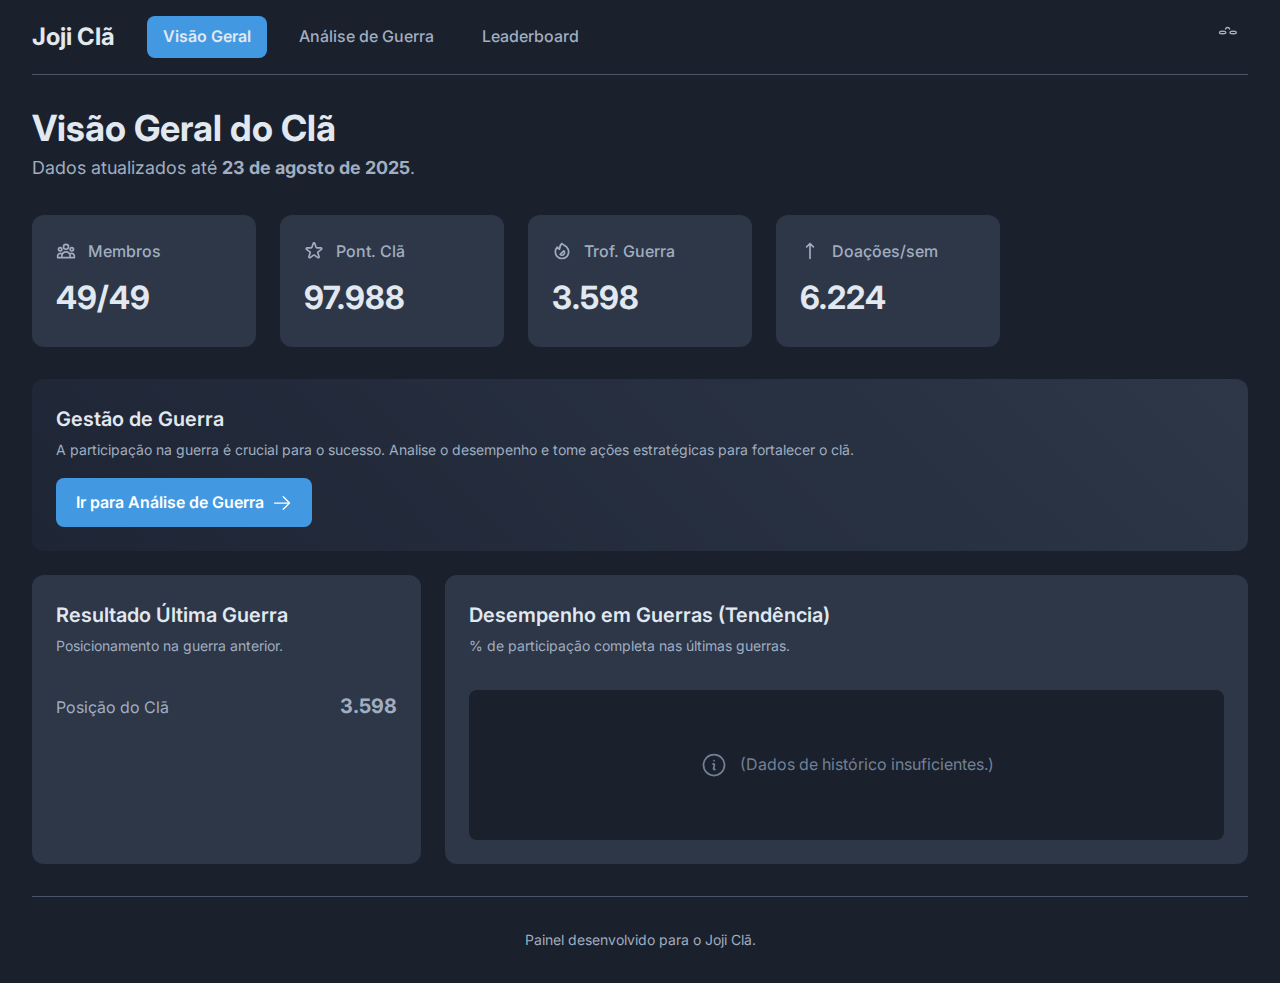
<file: index.html>
<!DOCTYPE html>

<html lang="pt-BR">
<head>
<meta charset="utf-8"/>
<meta content="width=device-width, initial-scale=1.0" name="viewport"/>
<title>Visão Geral | Joji Clã Dashboard</title>
<link href="style.css" rel="stylesheet"/>
<link href="https://fonts.googleapis.com" rel="preconnect"/>
<link crossorigin="" href="https://fonts.gstatic.com" rel="preconnect"/>
<link href="https://fonts.googleapis.com/css2?family=Inter:wght@400;500;600;700&amp;display=swap" rel="stylesheet"/>
</head>
<body>
<div class="container">
<nav class="main-nav">
<div class="nav-container">
<div class="nav-title">Joji Clã</div>
<div class="nav-links">
<a class="active" href="index.html">Visão Geral</a>
<a href="war_analysis.html">Análise de Guerra</a>
<a href="leaderboard.html">Leaderboard</a>
</div>
</div>
<div class="nav-settings">
<button class="settings-icon" id="settings-btn" title="Configurar Chave de API">
<svg fill="none" stroke="currentColor" stroke-width="1.5" viewbox="0 0 24 24" xmlns="http://www.w3.org/2000/svg"><path d="M9.594 3.94c.09-.542.56-1.007 1.11-1.226.554-.22 1.198-.22 1.752 0 .549.22 1.02.684 1.11 1.226M9.75 7.5c0 .533-.427 1.006-.968 1.125a17.902 17.902 0 0 1-4.282 0c-.54-.12-.968-.592-.968-1.125s.427-1.006.968-1.125a17.902 17.902 0 0 1 4.282 0c.54.12.968.592.968 1.125Zm10.5 0c0 .533-.427 1.006-.968 1.125a17.903 17.903 0 0 1-4.282 0c-.54-.12-.968-.592-.968-1.125s.427-1.006.968-1.125a17.903 17.903 0 0 1 4.282 0c.54.12.968.592.968 1.125Z" stroke-linecap="round" stroke-linejoin="round"></path></svg>
</button>
</div>
</nav>
<main class="content">
<header class="page-header">
<h1>Visão Geral do Clã</h1>
<p>Dados atualizados até <strong>23 de agosto de 2025</strong>.</p>
</header>
<div class="stats-grid"><div class="stat-card"><div class="stat-card-header"><svg class="icon" fill="none" stroke="currentColor" stroke-width="2" viewbox="0 0 24 24"><path d="M17 20h5v-2a3 3 0 00-5.356-1.857M17 20H7m10 0v-2c0-.656-.126-1.283-.356-1.857M7 20H2v-2a3 3 0 015.356-1.857M7 20v-2c0-.656.126-1.283.356-1.857m0 0a5.002 5.002 0 019.288 0M15 7a3 3 0 11-6 0 3 3 0 016 0zm6 3a2 2 0 11-4 0 2 2 0 014 0zM7 10a2 2 0 11-4 0 2 2 0 014 0z" stroke-linecap="round" stroke-linejoin="round"></path></svg><span>Membros</span></div><p class="stat-card-value">49/49</p></div><div class="stat-card"><div class="stat-card-header"><svg class="icon" fill="none" stroke="currentColor" stroke-width="2" viewbox="0 0 24 24"><path d="M11.049 2.927c.3-.921 1.603-.921 1.902 0l1.519 4.674a1 1 0 00.95.69h4.915c.969 0 1.371 1.24.588 1.81l-3.976 2.888a1 1 0 00-.363 1.118l1.518 4.674c.3.922-.755 1.688-1.538 1.118l-3.976-2.888a1 1 0 00-1.176 0l-3.976 2.888c-.783.57-1.838-.196-1.538-1.118l1.518-4.674a1 1 0 00-.363-1.118l-3.976-2.888c-.783-.57-.38-1.81.588-1.81h4.914a1 1 0 00.951-.69l1.519-4.674z" stroke-linecap="round" stroke-linejoin="round"></path></svg><span>Pont. Clã</span></div><p class="stat-card-value">97.988</p></div><div class="stat-card"><div class="stat-card-header"><svg class="icon" fill="none" stroke="currentColor" stroke-width="2" viewbox="0 0 24 24"><path d="M17.657 18.657A8 8 0 016.343 7.343S7 9 9 10c0-2 .5-5 2.986-7C14 5 16.09 5.777 17.657 7.343A8 8 0 0117.657 18.657z M9.879 16.121A3 3 0 1014.12 11.88l-4.242 4.242z" stroke-linecap="round" stroke-linejoin="round"></path></svg><span>Trof. Guerra</span></div><p class="stat-card-value">3.598</p></div><div class="stat-card"><div class="stat-card-header"><svg class="icon" fill="none" stroke="currentColor" stroke-width="2" viewbox="0 0 24 24"><path d="M8 7l4-4m0 0l4 4m-4-4v18" stroke-linecap="round" stroke-linejoin="round"></path></svg><span>Doações/sem</span></div><p class="stat-card-value">6.224</p></div></div>
<div class="main-grid">
<div class="card cta-card card-span-3">
<h2 class="card-title">Gestão de Guerra</h2>
<p class="card-subtitle">A participação na guerra é crucial para o sucesso. Analise o desempenho e tome ações estratégicas para fortalecer o clã.</p>
<a class="button" href="war_analysis.html">
                        Ir para Análise de Guerra
                        <svg class="icon" fill="none" stroke="currentColor" stroke-width="1.5" viewbox="0 0 24 24" xmlns="http://www.w3.org/2000/svg"><path d="M13.5 4.5 21 12m0 0-7.5 7.5M21 12H3" stroke-linecap="round" stroke-linejoin="round"></path></svg>
</a>
</div>
<div class="card">
<h2 class="card-title">Resultado Última Guerra</h2>
<p class="card-subtitle">Posicionamento na guerra anterior.</p>
<div class="result-list"><div class="result-item"><span>Posição do Clã</span> <span class="result-value">3.598</span></div></div>
</div>
<div class="card card-span-2">
<h2 class="card-title">Desempenho em Guerras (Tendência)</h2>
<p class="card-subtitle">% de participação completa nas últimas guerras.</p>
<div class="chart-container">
<div class="chart-placeholder">
<svg class="icon" fill="none" stroke="currentColor" stroke-width="1.5" viewbox="0 0 24 24" xmlns="http://www.w3.org/2000/svg"><path d="m11.25 11.25.041-.02a.75.75 0 0 1 1.063.852l-.708 2.836a.75.75 0 0 0 1.063.853l.041-.021M21 12a9 9 0 1 1-18 0 9 9 0 0 1 18 0Zm-9-3.75h.008v.008H12V8.25Z" stroke-linecap="round" stroke-linejoin="round"></path></svg>
<span>(Dados de histórico insuficientes.)</span>
</div></div>
</div>
</div>
</main>
<footer class="app-footer">Painel desenvolvido para o Joji Clã.</footer>
</div>
<div class="modal-backdrop" id="api-key-modal" style="display: none;">
<div class="modal-content">
<div class="modal-header">
<h3>Configurar Chave de API (Gemini)</h3>
<button class="close-button" id="close-modal-btn">×</button>
</div>
<p>Para usar a funcionalidade de análise por IA, você precisa de uma chave de API do Google AI Studio. A chave é salva com segurança apenas no seu navegador.</p>
<div class="form-group">
<label for="api-key-input">Sua Chave de API:</label>
<input id="api-key-input" placeholder="Cole sua chave aqui" type="password"/>
</div>
<div class="modal-footer">
<button class="button" id="save-api-key-btn">Salvar Chave</button>
</div>
</div>
</div>
<script src="script.js" type="module"></script>
</body>
</html>
</file>
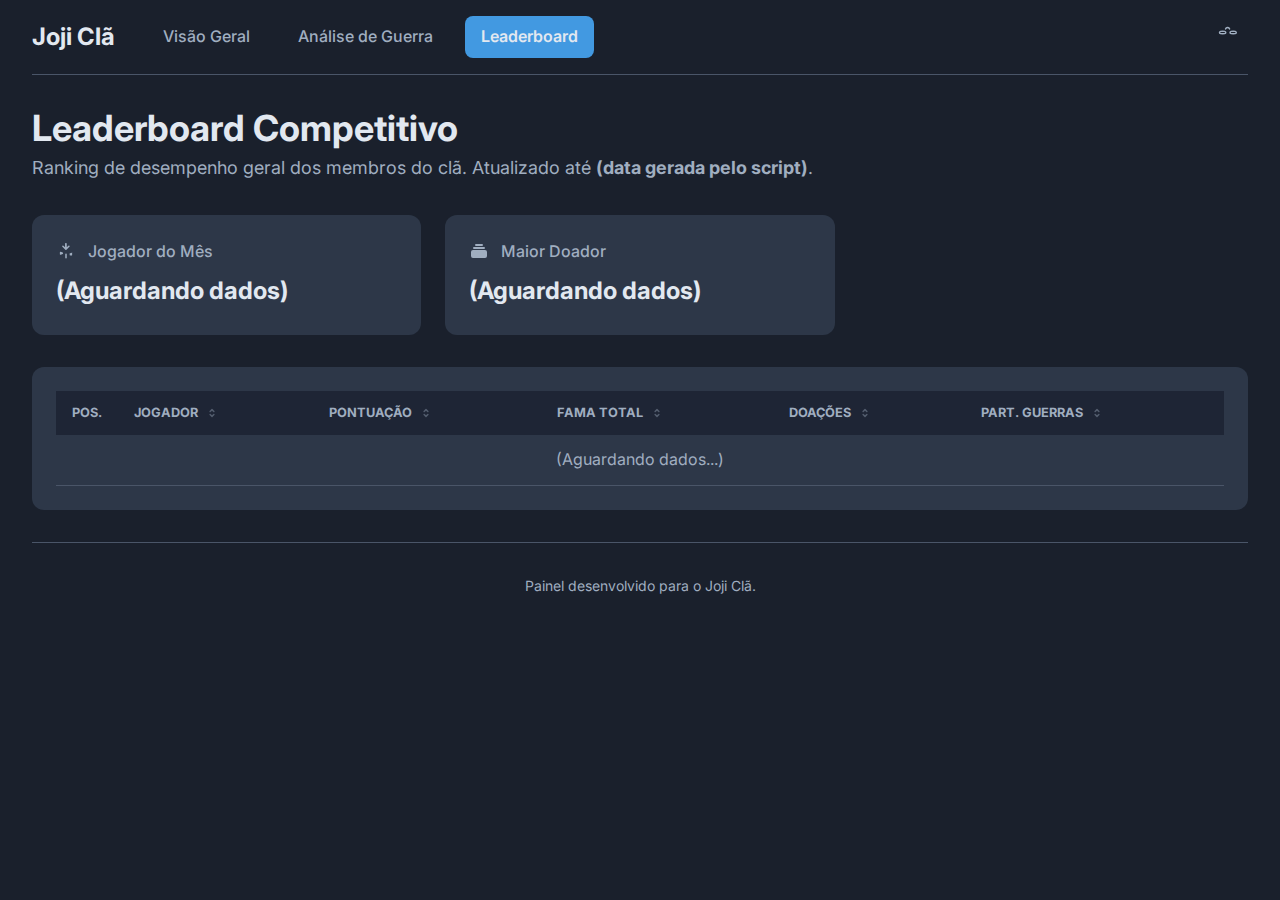
<file: leaderboard.html>
<!DOCTYPE html>
<html lang="pt-BR">
<head>
    <meta charset="UTF-8">
    <meta name="viewport" content="width=device-width, initial-scale=1.0">
    <title>Leaderboard | Joji Clã Dashboard</title>
    <link rel="stylesheet" href="style.css">
    <link rel="preconnect" href="https://fonts.googleapis.com">
    <link rel="preconnect" href="https://fonts.gstatic.com" crossorigin>
    <link href="https://fonts.googleapis.com/css2?family=Inter:wght@400;500;600;700&display=swap" rel="stylesheet">
    <script type="importmap">
    {
      "imports": {
        "@google/genai": "https://esm.sh/@google/genai@^1.15.0"
      }
    }
    </script>
</head>
<body>
    <div class="container">
        <nav class="main-nav">
             <div class="nav-container">
                <div class="nav-title">Joji Clã</div>
                <div class="nav-links">
                    <a href="index.html">Visão Geral</a>
                    <a href="war_analysis.html">Análise de Guerra</a>
                    <a href="leaderboard.html" class="active">Leaderboard</a>
                </div>
            </div>
            <div class="nav-settings">
                <button id="settings-btn" class="settings-icon" title="Configurar Chave de API">
                    <svg xmlns="http://www.w3.org/2000/svg" fill="none" viewBox="0 0 24 24" stroke-width="1.5" stroke="currentColor"><path stroke-linecap="round" stroke-linejoin="round" d="M9.594 3.94c.09-.542.56-1.007 1.11-1.226.554-.22 1.198-.22 1.752 0 .549.22 1.02.684 1.11 1.226M9.75 7.5c0 .533-.427 1.006-.968 1.125a17.902 17.902 0 0 1-4.282 0c-.54-.12-.968-.592-.968-1.125s.427-1.006.968-1.125a17.902 17.902 0 0 1 4.282 0c.54.12.968.592.968 1.125Zm10.5 0c0 .533-.427 1.006-.968 1.125a17.903 17.903 0 0 1-4.282 0c-.54-.12-.968-.592-.968-1.125s.427-1.006.968-1.125a17.903 17.903 0 0 1 4.282 0c.54.12.968.592.968 1.125Z" /></svg>
                </button>
            </div>
        </nav>

        <main class="content">
             <header class="page-header">
                <h1>Leaderboard Competitivo</h1>
                <p>Ranking de desempenho geral dos membros do clã. Atualizado até <strong>(data gerada pelo script)</strong>.</p>
            </header>
            
            <div class="leaderboard-grid">
                <div class="stat-card">
                    <div class="stat-card-header">
                        <svg class="icon" xmlns="http://www.w3.org/2000/svg" viewBox="0 0 20 20" fill="currentColor"><path fill-rule="evenodd" d="M10 2a.75.75 0 01.75.75v3.542l1.62-1.62a.75.75 0 111.06 1.06l-3 3a.75.75 0 01-1.06 0l-3-3a.75.75 0 011.06-1.06l1.62 1.62V2.75A.75.75 0 0110 2zM3.863 11.333a.75.75 0 01.924-.533l1.872.822a.75.75 0 010 1.358l-1.872.822a.75.75 0 01-.924-.533V11.333zm12.274 0a.75.75 0 01-.924.533l-1.872.822a.75.75 0 010 1.358l1.872.822a.75.75 0 01.924-.533V11.333zM10 12.5a.75.75 0 01.75.75v3.5a.75.75 0 01-1.5 0v-3.5a.75.75 0 01.75-.75z" clip-rule="evenodd" /></svg>
                        <span>Jogador do Mês</span>
                    </div>
                    <p class="stat-card-value" id="mvp-player">(Aguardando dados)</p>
                </div>
                <div class="stat-card">
                    <div class="stat-card-header">
                         <svg class="icon" xmlns="http://www.w3.org/2000/svg" viewBox="0 0 20 20" fill="currentColor"><path d="M7 3a1 1 0 000 2h6a1 1 0 100-2H7zM4 7a1 1 0 011-1h10a1 1 0 110 2H5a1 1 0 01-1-1zM2 11a2 2 0 012-2h12a2 2 0 012 2v4a2 2 0 01-2 2H4a2 2 0 01-2-2v-4z" /></svg>
                        <span>Maior Doador</span>
                    </div>
                    <p class="stat-card-value" id="top-donator">(Aguardando dados)</p>
                </div>
            </div>

            <div class="card">
                <div class="table-wrapper-simple" style="max-height: 800px;">
                    <table class="data-table" id="leaderboard-table">
                        <thead>
                            <tr>
                                <th style="width: 5%;">Pos.</th>
                                <th class="sortable" data-column="name">Jogador</th>
                                <th class="sortable" data-column="score">Pontuação</th>
                                <th class="sortable" data-column="fame">Fama Total</th>
                                <th class="sortable" data-column="donations">Doações</th>
                                <th class="sortable" data-column="participation">Part. Guerras</th>
                            </tr>
                        </thead>
                        <tbody id="leaderboard-table-body">
                            <!-- DADOS DA TABELA GERADOS PELO SCRIPT -->
                            <tr><td colspan="6" class="text-center text-secondary">(Aguardando dados...)</td></tr>
                        </tbody>
                    </table>
                </div>
            </div>
        </main>
        <footer class="app-footer">
            Painel desenvolvido para o Joji Clã.
        </footer>
    </div>

    <!-- Modal de Configuração da API Key -->
    <div id="api-key-modal" class="modal-backdrop" style="display: none;">
        <div class="modal-content">
            <div class="modal-header">
                <h3>Configurar Chave de API (Gemini)</h3>
                <button id="close-modal-btn" class="close-button">&times;</button>
            </div>
            <p>Para usar a funcionalidade de análise por IA, você precisa de uma chave de API do Google AI Studio. A chave é salva com segurança apenas no seu navegador.</p>
            <div class="form-group">
                <label for="api-key-input">Sua Chave de API:</label>
                <input type="password" id="api-key-input" placeholder="Cole sua chave aqui">
            </div>
            <div class="modal-footer">
                <button id="save-api-key-btn" class="button">Salvar Chave</button>
            </div>
        </div>
    </div>

    <script type="module" src="script.js"></script>
</body>
</html>
</file>
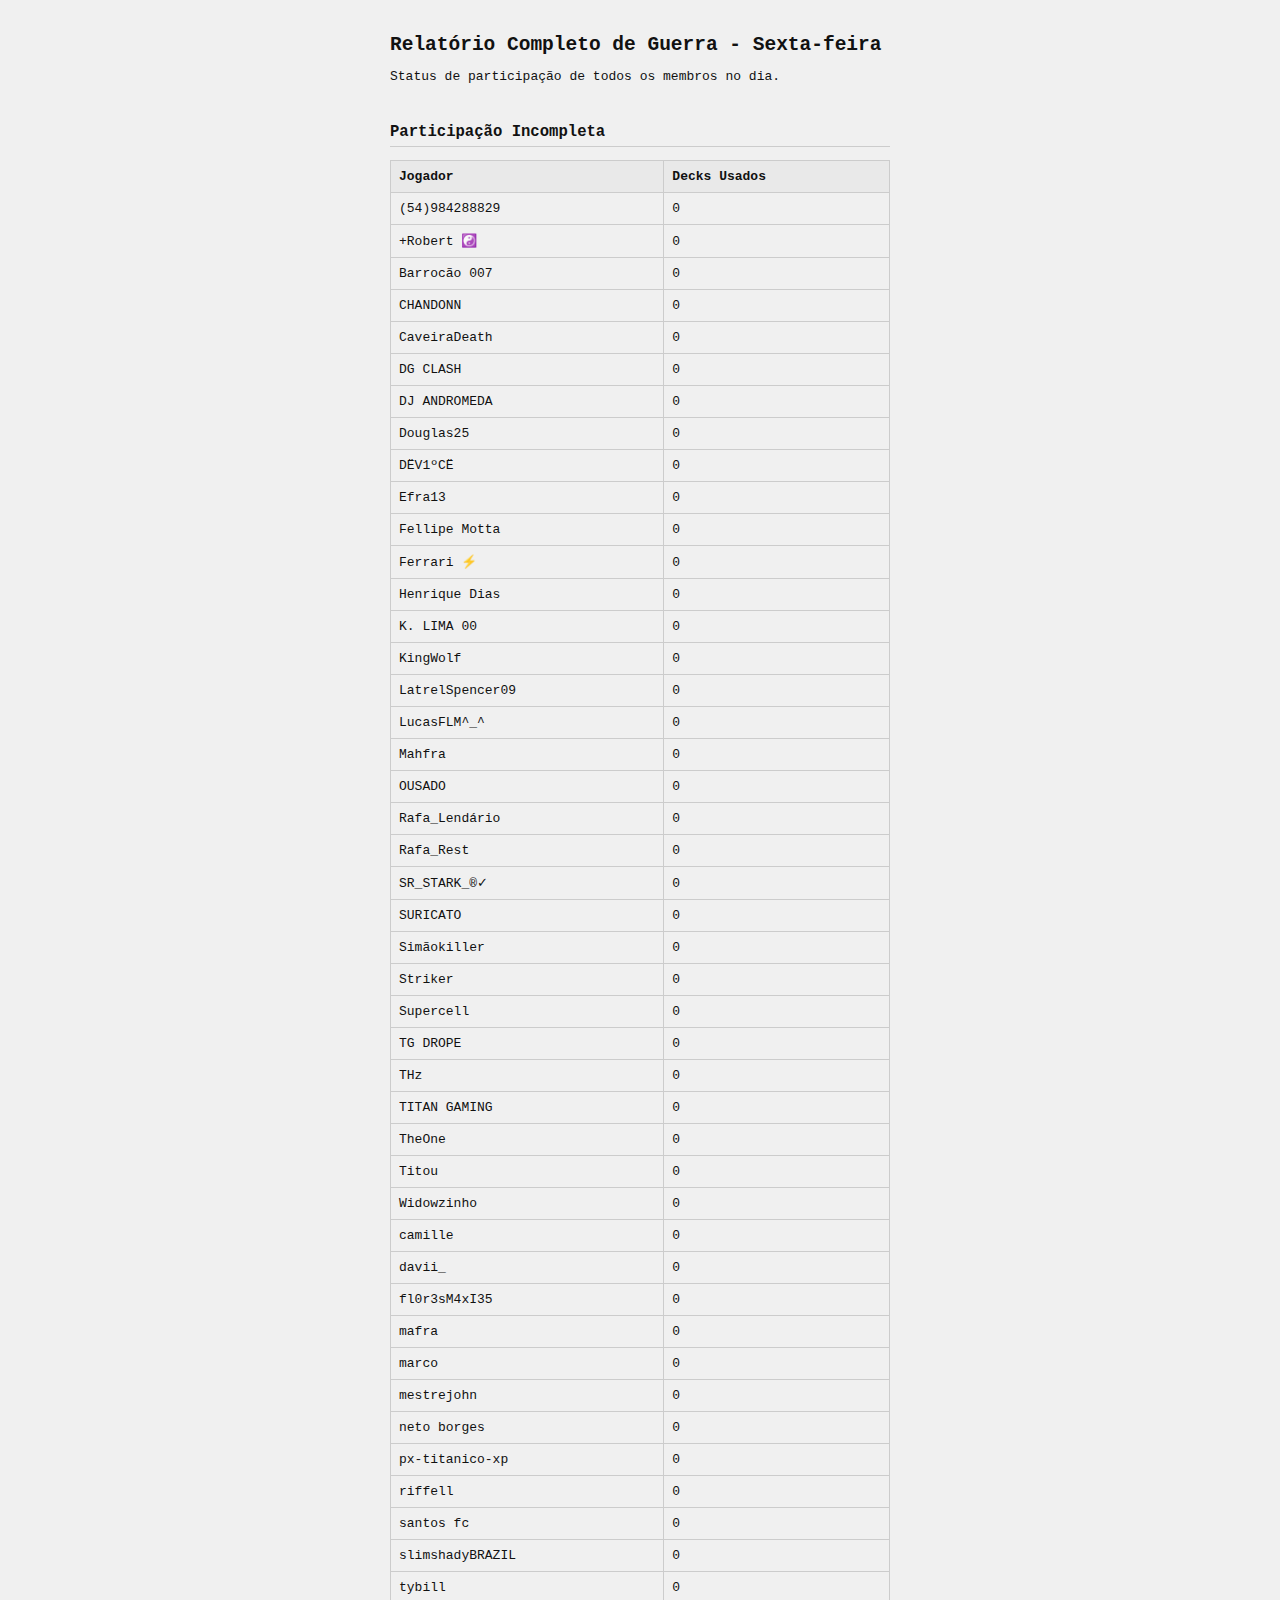
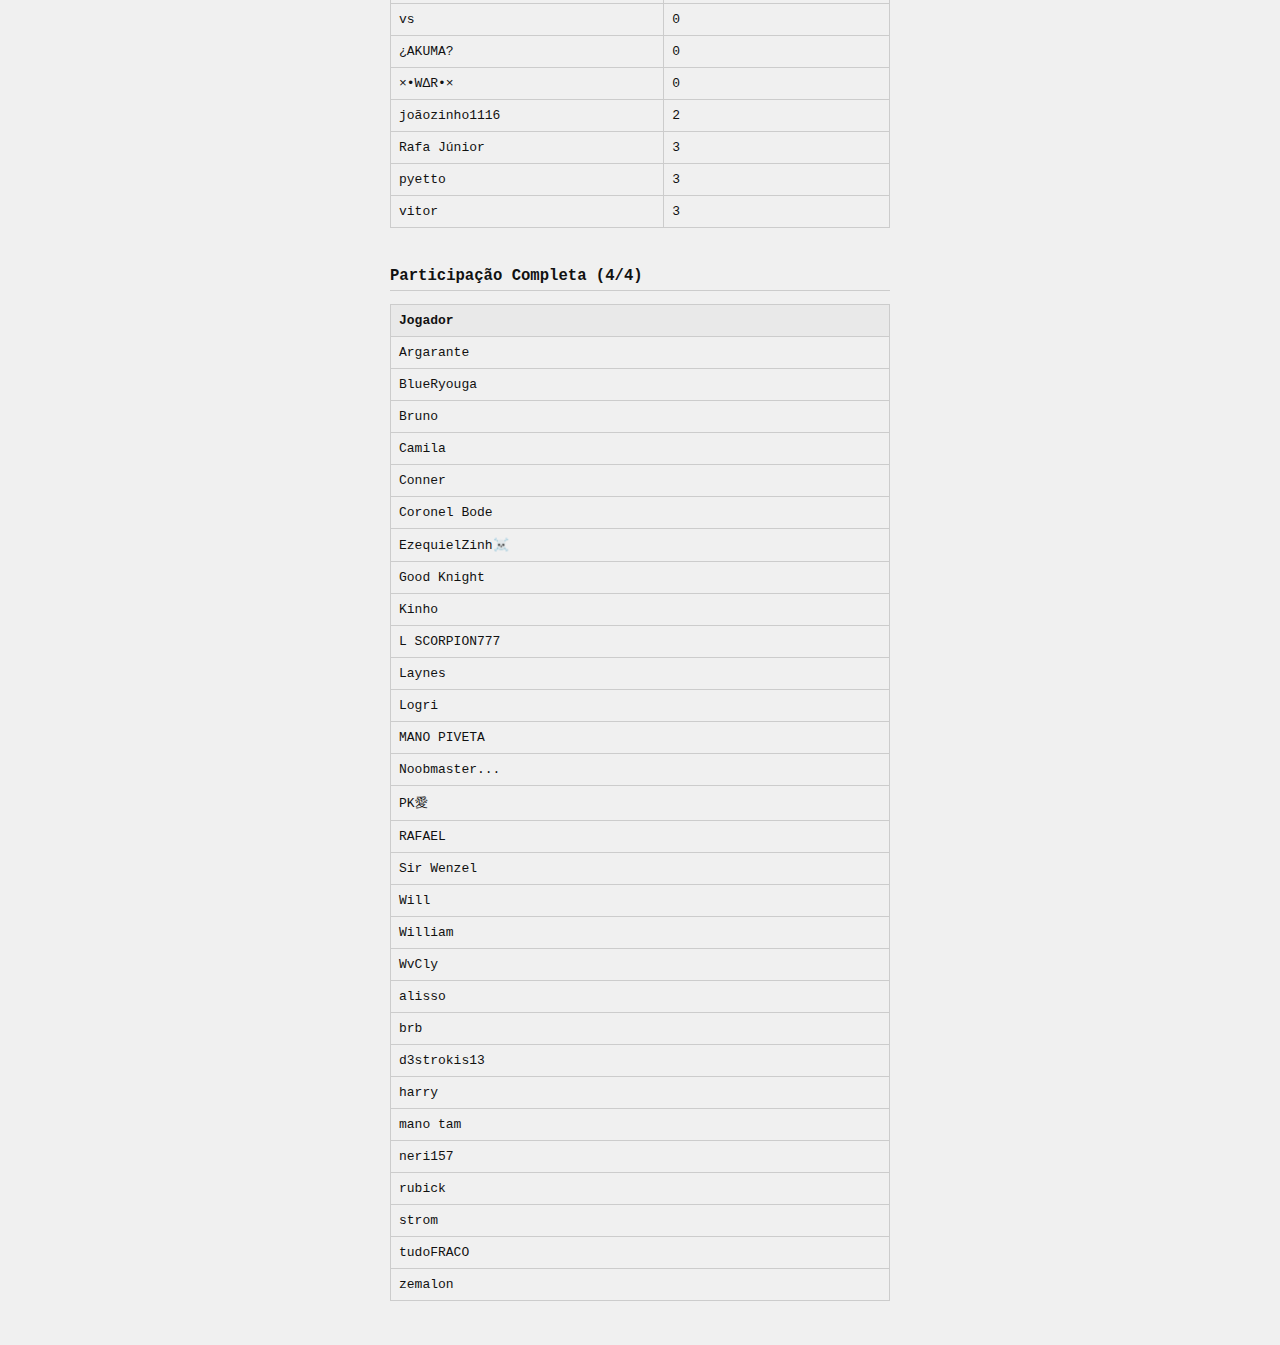
<file: relatorio_guerra_diario.html>
<!DOCTYPE html>
<html lang="pt-BR"><head><meta charset="UTF-8"><meta name="viewport" content="width=device-width, initial-scale=1.0"><title>Relatório Completo de Guerra</title><style>body{font-family:monospace;background-color:#f0f0f0;color:#111;padding:1em;}.container{max-width:500px;margin:0 auto;}table{border-collapse:collapse;width:100%;margin-top:.5em;margin-bottom:2em}th,td{border:1px solid #ccc;padding:8px;text-align:left}th{background-color:#e9e9e9}h1{font-size:1.5em}h2{font-size:1.2em;margin-top:2.5em;border-bottom:1px solid #ccc;padding-bottom:5px}</style></head>
<body><div class="container"><h1>Relatório Completo de Guerra - Sexta-feira</h1><p>Status de participação de todos os membros no dia.</p><h2>Participação Incompleta</h2><table><thead><tr><th>Jogador</th><th>Decks Usados</th></tr></thead><tbody><tr><td>(54)984288829</td><td>0</td></tr>
<tr><td>+Robert ☯️</td><td>0</td></tr>
<tr><td>Barrocão 007</td><td>0</td></tr>
<tr><td>CHANDONN</td><td>0</td></tr>
<tr><td>CaveiraDeath</td><td>0</td></tr>
<tr><td>DG CLASH</td><td>0</td></tr>
<tr><td>DJ ANDROMEDA</td><td>0</td></tr>
<tr><td>Douglas25</td><td>0</td></tr>
<tr><td>DËV1ºCË</td><td>0</td></tr>
<tr><td>Efra13</td><td>0</td></tr>
<tr><td>Fellipe Motta</td><td>0</td></tr>
<tr><td>Ferrari ⚡</td><td>0</td></tr>
<tr><td>Henrique Dias</td><td>0</td></tr>
<tr><td>K. LIMA 00</td><td>0</td></tr>
<tr><td>KingWolf</td><td>0</td></tr>
<tr><td>LatrelSpencer09</td><td>0</td></tr>
<tr><td>LucasFLM^_^</td><td>0</td></tr>
<tr><td>Mahfra</td><td>0</td></tr>
<tr><td>OUSADO</td><td>0</td></tr>
<tr><td>Rafa_Lendário</td><td>0</td></tr>
<tr><td>Rafa_Rest</td><td>0</td></tr>
<tr><td>SR_STARK_®✓</td><td>0</td></tr>
<tr><td>SURICATO</td><td>0</td></tr>
<tr><td>Simãokiller</td><td>0</td></tr>
<tr><td>Striker</td><td>0</td></tr>
<tr><td>Supercell</td><td>0</td></tr>
<tr><td>TG DROPE</td><td>0</td></tr>
<tr><td>THz</td><td>0</td></tr>
<tr><td>TITAN GAMING</td><td>0</td></tr>
<tr><td>TheOne</td><td>0</td></tr>
<tr><td>Titou</td><td>0</td></tr>
<tr><td>Widowzinho</td><td>0</td></tr>
<tr><td>camille</td><td>0</td></tr>
<tr><td>davii_</td><td>0</td></tr>
<tr><td>fl0r3sM4xI35</td><td>0</td></tr>
<tr><td>mafra</td><td>0</td></tr>
<tr><td>marco</td><td>0</td></tr>
<tr><td>mestrejohn</td><td>0</td></tr>
<tr><td>neto borges</td><td>0</td></tr>
<tr><td>px-titanico-xp</td><td>0</td></tr>
<tr><td>riffell</td><td>0</td></tr>
<tr><td>santos fc</td><td>0</td></tr>
<tr><td>slimshadyBRAZIL</td><td>0</td></tr>
<tr><td>tybill</td><td>0</td></tr>
<tr><td>vs</td><td>0</td></tr>
<tr><td>¿AKUMA?</td><td>0</td></tr>
<tr><td>×•W∆R•×</td><td>0</td></tr>
<tr><td>joãozinho1116</td><td>2</td></tr>
<tr><td>Rafa Júnior</td><td>3</td></tr>
<tr><td>pyetto</td><td>3</td></tr>
<tr><td>vitor</td><td>3</td></tr>
</tbody></table><h2>Participação Completa (4/4)</h2><table><thead><tr><th>Jogador</th></tr></thead><tbody><tr><td>Argarante</td></tr>
<tr><td>BlueRyouga</td></tr>
<tr><td>Bruno</td></tr>
<tr><td>Camila</td></tr>
<tr><td>Conner</td></tr>
<tr><td>Coronel Bode</td></tr>
<tr><td>EzequielZinh☠️</td></tr>
<tr><td>Good Knight</td></tr>
<tr><td>Kinho</td></tr>
<tr><td>L SCORPION777</td></tr>
<tr><td>Laynes</td></tr>
<tr><td>Logri</td></tr>
<tr><td>MANO PIVETA</td></tr>
<tr><td>Noobmaster...</td></tr>
<tr><td>PK愛</td></tr>
<tr><td>RAFAEL</td></tr>
<tr><td>Sir Wenzel</td></tr>
<tr><td>Will</td></tr>
<tr><td>William</td></tr>
<tr><td>WvCly</td></tr>
<tr><td>alisso</td></tr>
<tr><td>brb</td></tr>
<tr><td>d3strokis13</td></tr>
<tr><td>harry</td></tr>
<tr><td>mano tam</td></tr>
<tr><td>neri157</td></tr>
<tr><td>rubick</td></tr>
<tr><td>strom</td></tr>
<tr><td>tudoFRACO</td></tr>
<tr><td>zemalon</td></tr>
</tbody></table></div></body></html>
</file>
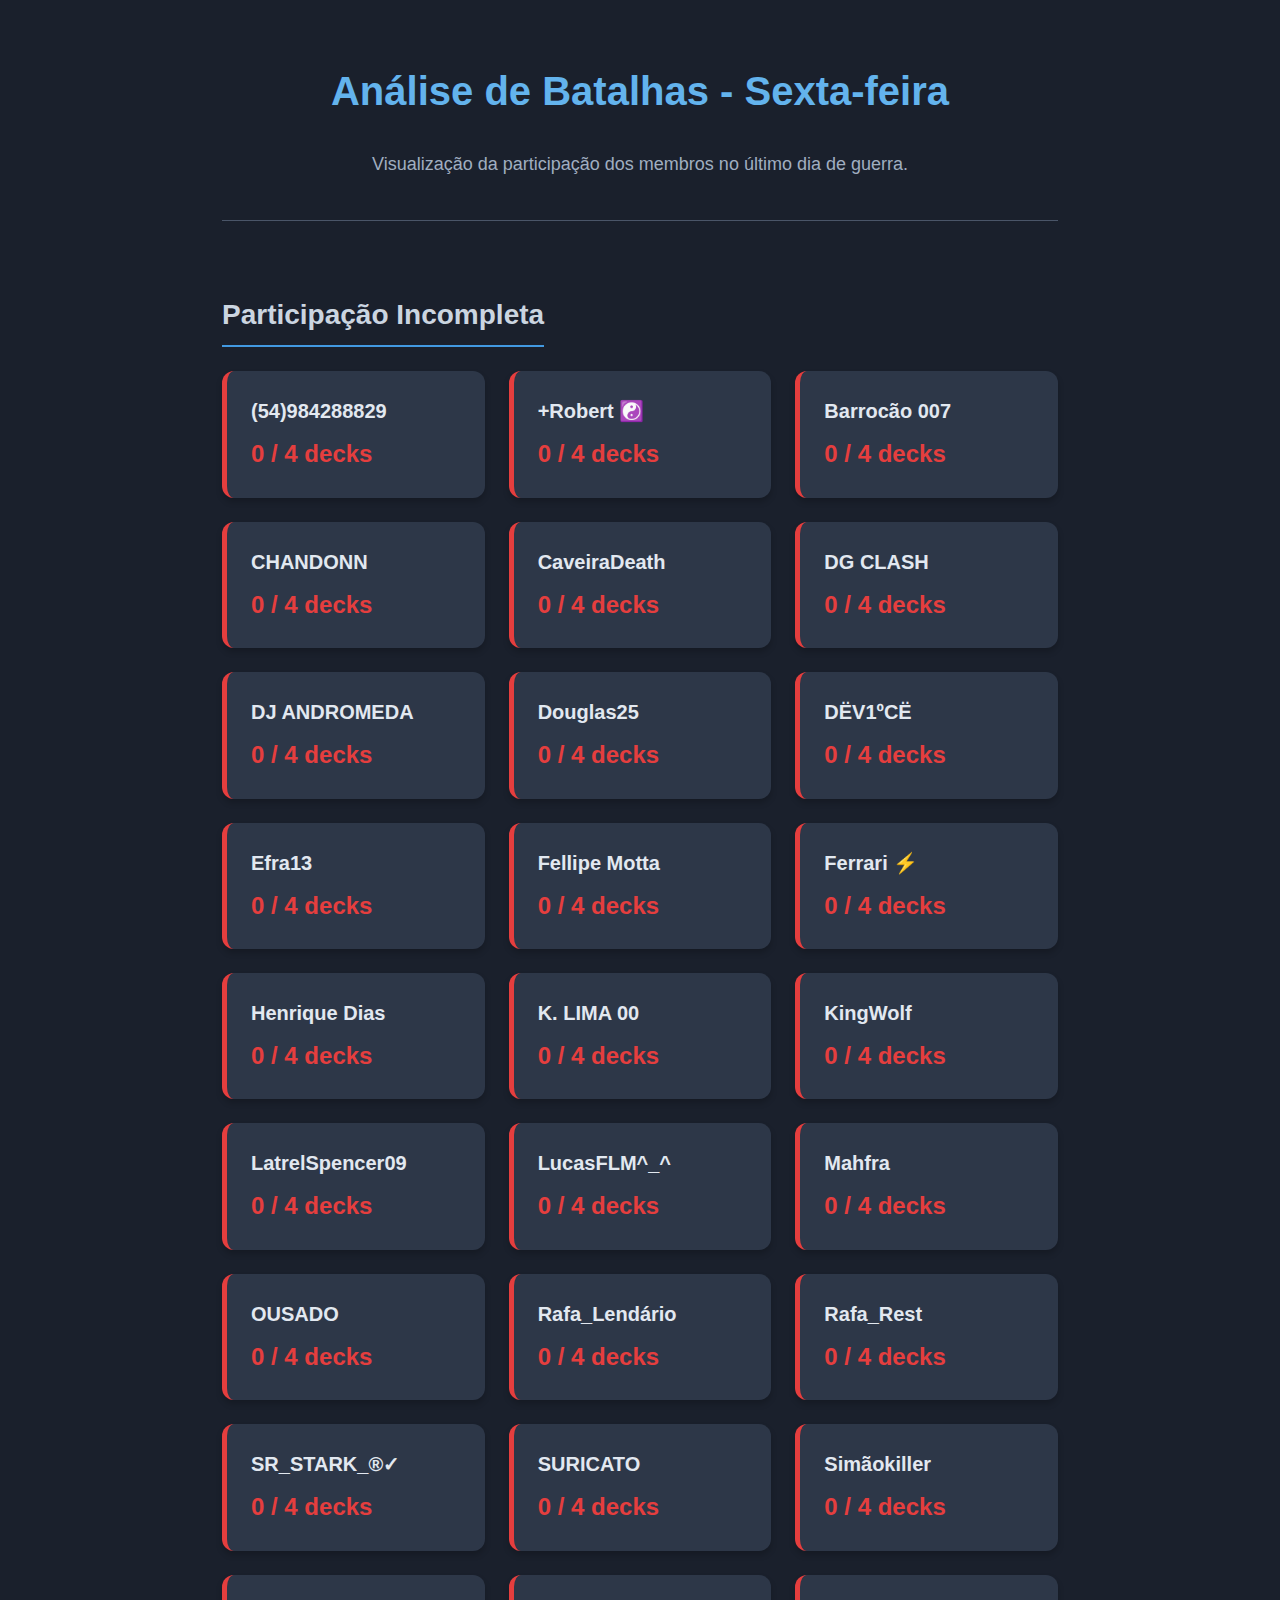
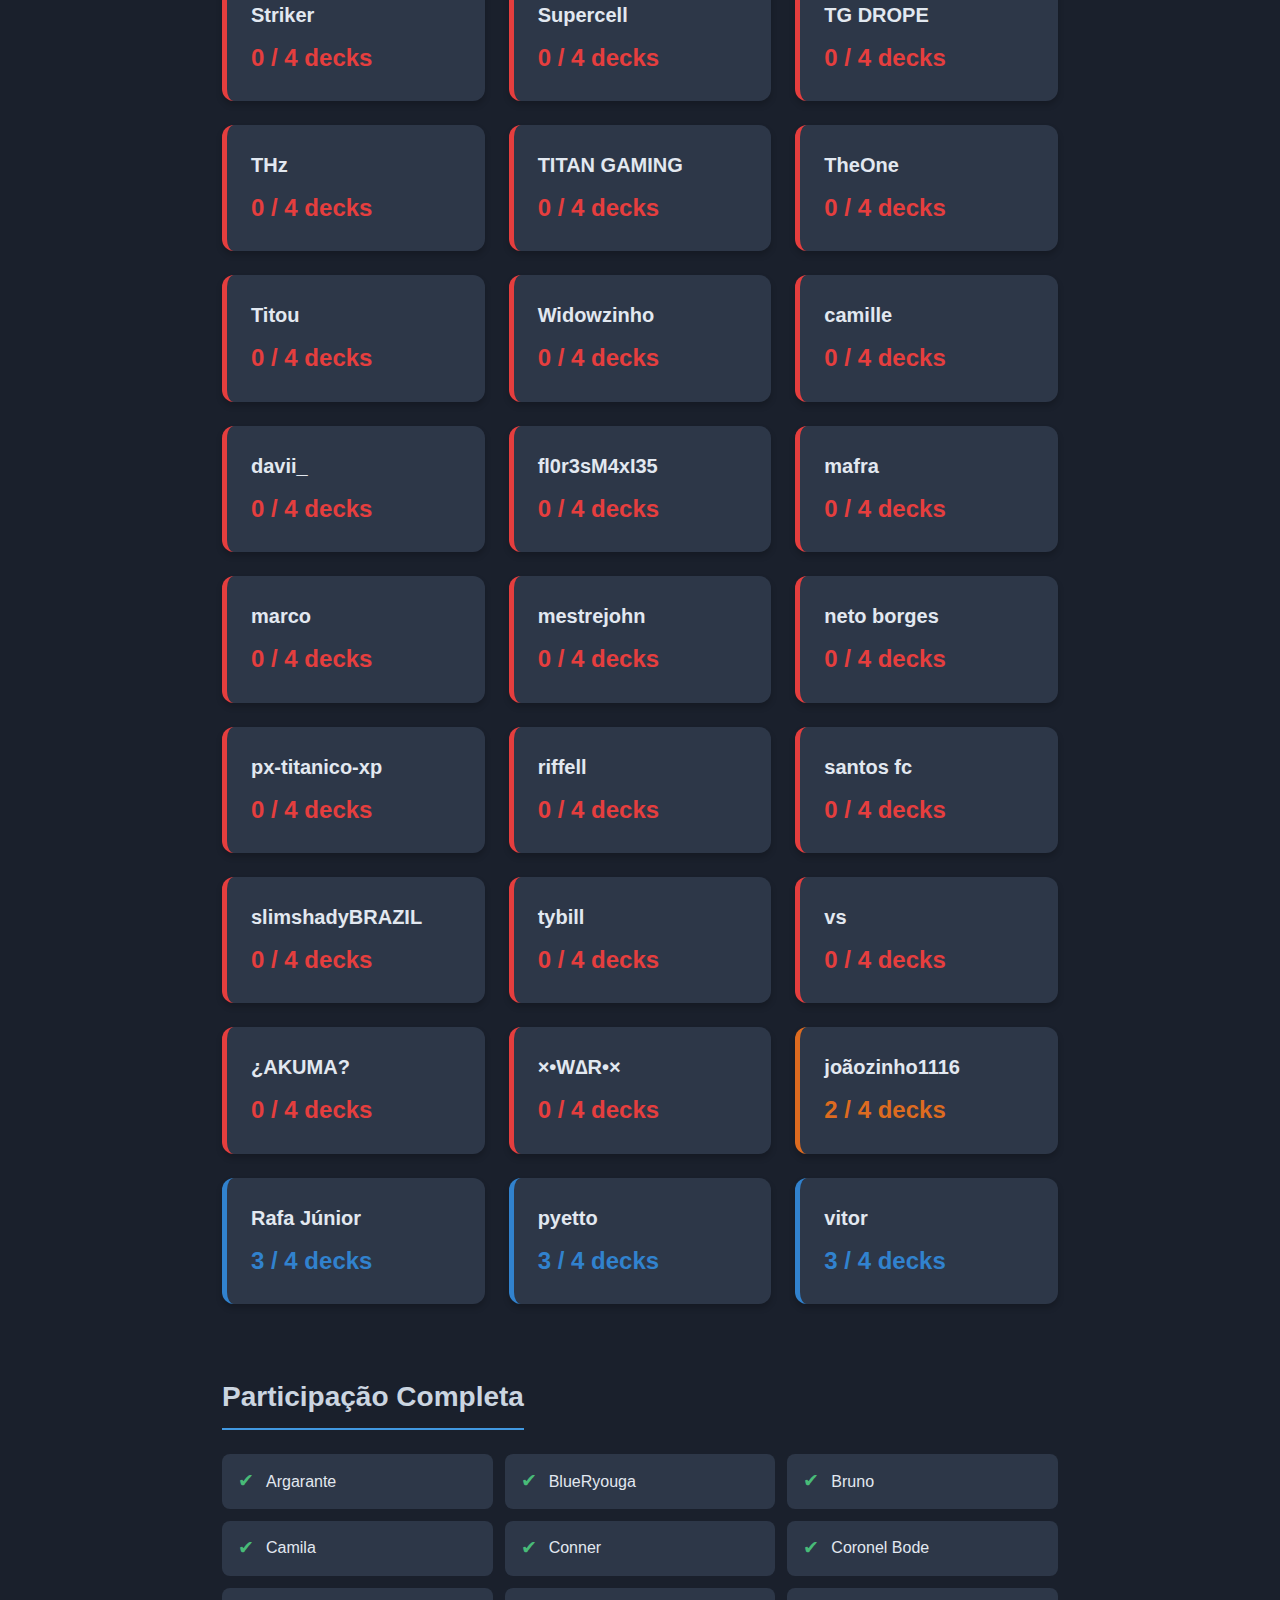
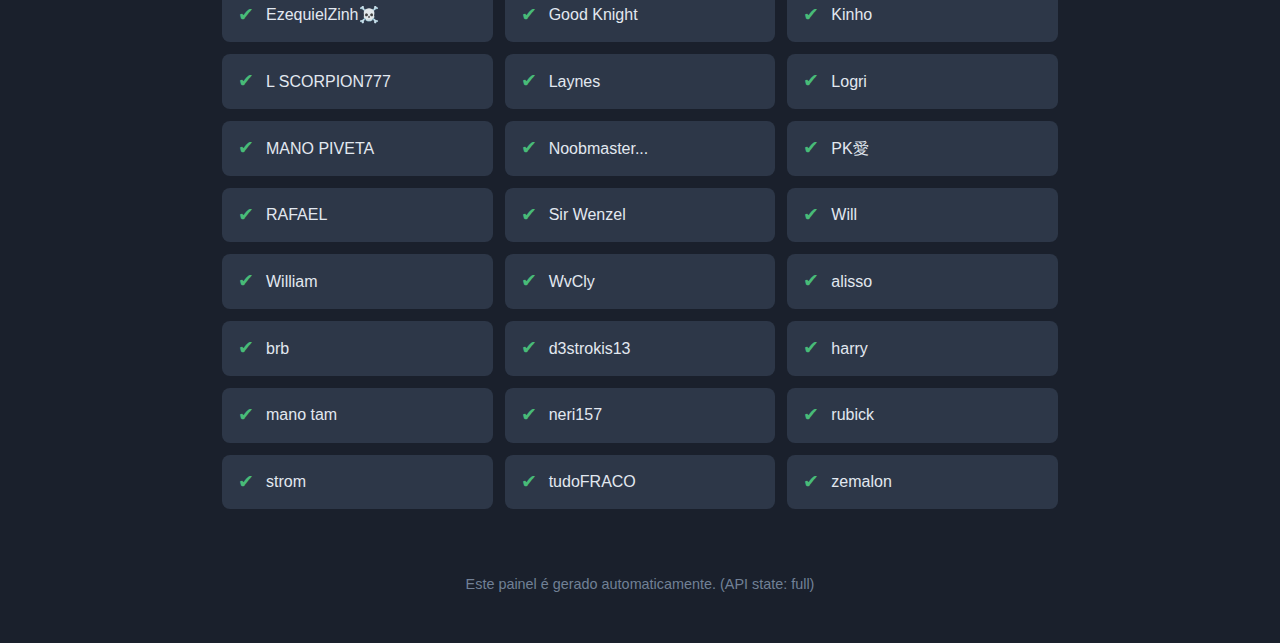
<file: relatorio_guerra_visual.html>
<!DOCTYPE html>
<html lang="pt-BR"><head><meta charset="UTF-8"><meta name="viewport" content="width=device-width, initial-scale=1.0"><title>Análise Visual de Guerra - Joji Clã</title><link rel="stylesheet" href="style.css"><style>body{padding:2rem}.container{width:100%;max-width:900px;margin:0 auto}header{text-align:center;margin-bottom:3rem;border-bottom:1px solid #4a5568;padding-bottom:1.5rem}header h1{font-size:2.5rem;color:#63b3ed}header p{font-size:1.125rem;color:#a0aec0}.section-title{font-size:1.75rem;color:#cbd5e0;margin-bottom:1.5rem;padding-bottom:.5rem;border-bottom:2px solid #4299e1;display:inline-block}.card-grid{display:grid;grid-template-columns:repeat(auto-fill,minmax(250px,1fr));gap:1.5rem;margin-bottom:3rem}.player-card{background-color:#2d3748;border-radius:.75rem;padding:1.5rem;box-shadow:0 4px 6px rgba(0,0,0,.2);transition:transform .2s ease-in-out,box-shadow .2s ease-in-out;border-left:5px solid}.player-card:hover{transform:translateY(-5px);box-shadow:0 10px 15px rgba(0,0,0,.3)}.player-card .name{font-size:1.25rem;font-weight:600;color:#e2e8f0;margin-bottom:.5rem}.player-card .decks{font-size:1.5rem;font-weight:700}.decks-0{border-color:#e53e3e}.decks-0 .decks{color:#e53e3e}.decks-1,.decks-2{border-color:#dd6b20}.decks-1 .decks,.decks-2 .decks{color:#dd6b20}.decks-3{border-color:#3182ce}.decks-3 .decks{color:#3182ce}.complete-list{display:grid;grid-template-columns:repeat(auto-fill,minmax(220px,1fr));gap:.75rem;list-style:none;padding:0;margin:0}.complete-list li{background-color:#2d3748;padding:.75rem 1rem;border-radius:.5rem;font-weight:500;display:flex;align-items:center}.complete-list .checkmark{color:#48bb78;margin-right:.75rem;font-size:1.2rem}.footer{text-align:center;margin-top:4rem;font-size:.9rem;color:#718096}</style></head>
<body><div class="container"><header><h1>Análise de Batalhas - Sexta-feira</h1><p>Visualização da participação dos membros no último dia de guerra.</p></header><section><h2 class="section-title">Participação Incompleta</h2><div class="card-grid" id="incomplete-players"><div class="player-card decks-0"><div class="name">(54)984288829</div><div class="decks">0 / 4 decks</div></div>
<div class="player-card decks-0"><div class="name">+Robert ☯️</div><div class="decks">0 / 4 decks</div></div>
<div class="player-card decks-0"><div class="name">Barrocão 007</div><div class="decks">0 / 4 decks</div></div>
<div class="player-card decks-0"><div class="name">CHANDONN</div><div class="decks">0 / 4 decks</div></div>
<div class="player-card decks-0"><div class="name">CaveiraDeath</div><div class="decks">0 / 4 decks</div></div>
<div class="player-card decks-0"><div class="name">DG CLASH</div><div class="decks">0 / 4 decks</div></div>
<div class="player-card decks-0"><div class="name">DJ ANDROMEDA</div><div class="decks">0 / 4 decks</div></div>
<div class="player-card decks-0"><div class="name">Douglas25</div><div class="decks">0 / 4 decks</div></div>
<div class="player-card decks-0"><div class="name">DËV1ºCË</div><div class="decks">0 / 4 decks</div></div>
<div class="player-card decks-0"><div class="name">Efra13</div><div class="decks">0 / 4 decks</div></div>
<div class="player-card decks-0"><div class="name">Fellipe Motta</div><div class="decks">0 / 4 decks</div></div>
<div class="player-card decks-0"><div class="name">Ferrari ⚡</div><div class="decks">0 / 4 decks</div></div>
<div class="player-card decks-0"><div class="name">Henrique Dias</div><div class="decks">0 / 4 decks</div></div>
<div class="player-card decks-0"><div class="name">K. LIMA 00</div><div class="decks">0 / 4 decks</div></div>
<div class="player-card decks-0"><div class="name">KingWolf</div><div class="decks">0 / 4 decks</div></div>
<div class="player-card decks-0"><div class="name">LatrelSpencer09</div><div class="decks">0 / 4 decks</div></div>
<div class="player-card decks-0"><div class="name">LucasFLM^_^</div><div class="decks">0 / 4 decks</div></div>
<div class="player-card decks-0"><div class="name">Mahfra</div><div class="decks">0 / 4 decks</div></div>
<div class="player-card decks-0"><div class="name">OUSADO</div><div class="decks">0 / 4 decks</div></div>
<div class="player-card decks-0"><div class="name">Rafa_Lendário</div><div class="decks">0 / 4 decks</div></div>
<div class="player-card decks-0"><div class="name">Rafa_Rest</div><div class="decks">0 / 4 decks</div></div>
<div class="player-card decks-0"><div class="name">SR_STARK_®✓</div><div class="decks">0 / 4 decks</div></div>
<div class="player-card decks-0"><div class="name">SURICATO</div><div class="decks">0 / 4 decks</div></div>
<div class="player-card decks-0"><div class="name">Simãokiller</div><div class="decks">0 / 4 decks</div></div>
<div class="player-card decks-0"><div class="name">Striker</div><div class="decks">0 / 4 decks</div></div>
<div class="player-card decks-0"><div class="name">Supercell</div><div class="decks">0 / 4 decks</div></div>
<div class="player-card decks-0"><div class="name">TG DROPE</div><div class="decks">0 / 4 decks</div></div>
<div class="player-card decks-0"><div class="name">THz</div><div class="decks">0 / 4 decks</div></div>
<div class="player-card decks-0"><div class="name">TITAN GAMING</div><div class="decks">0 / 4 decks</div></div>
<div class="player-card decks-0"><div class="name">TheOne</div><div class="decks">0 / 4 decks</div></div>
<div class="player-card decks-0"><div class="name">Titou</div><div class="decks">0 / 4 decks</div></div>
<div class="player-card decks-0"><div class="name">Widowzinho</div><div class="decks">0 / 4 decks</div></div>
<div class="player-card decks-0"><div class="name">camille</div><div class="decks">0 / 4 decks</div></div>
<div class="player-card decks-0"><div class="name">davii_</div><div class="decks">0 / 4 decks</div></div>
<div class="player-card decks-0"><div class="name">fl0r3sM4xI35</div><div class="decks">0 / 4 decks</div></div>
<div class="player-card decks-0"><div class="name">mafra</div><div class="decks">0 / 4 decks</div></div>
<div class="player-card decks-0"><div class="name">marco</div><div class="decks">0 / 4 decks</div></div>
<div class="player-card decks-0"><div class="name">mestrejohn</div><div class="decks">0 / 4 decks</div></div>
<div class="player-card decks-0"><div class="name">neto borges</div><div class="decks">0 / 4 decks</div></div>
<div class="player-card decks-0"><div class="name">px-titanico-xp</div><div class="decks">0 / 4 decks</div></div>
<div class="player-card decks-0"><div class="name">riffell</div><div class="decks">0 / 4 decks</div></div>
<div class="player-card decks-0"><div class="name">santos fc</div><div class="decks">0 / 4 decks</div></div>
<div class="player-card decks-0"><div class="name">slimshadyBRAZIL</div><div class="decks">0 / 4 decks</div></div>
<div class="player-card decks-0"><div class="name">tybill</div><div class="decks">0 / 4 decks</div></div>
<div class="player-card decks-0"><div class="name">vs</div><div class="decks">0 / 4 decks</div></div>
<div class="player-card decks-0"><div class="name">¿AKUMA?</div><div class="decks">0 / 4 decks</div></div>
<div class="player-card decks-0"><div class="name">×•W∆R•×</div><div class="decks">0 / 4 decks</div></div>
<div class="player-card decks-2"><div class="name">joãozinho1116</div><div class="decks">2 / 4 decks</div></div>
<div class="player-card decks-3"><div class="name">Rafa Júnior</div><div class="decks">3 / 4 decks</div></div>
<div class="player-card decks-3"><div class="name">pyetto</div><div class="decks">3 / 4 decks</div></div>
<div class="player-card decks-3"><div class="name">vitor</div><div class="decks">3 / 4 decks</div></div>
</div></section><section><h2 class="section-title">Participação Completa</h2><ul class="complete-list" id="complete-players"><li><span class="checkmark">✔</span>Argarante</li>
<li><span class="checkmark">✔</span>BlueRyouga</li>
<li><span class="checkmark">✔</span>Bruno</li>
<li><span class="checkmark">✔</span>Camila</li>
<li><span class="checkmark">✔</span>Conner</li>
<li><span class="checkmark">✔</span>Coronel Bode</li>
<li><span class="checkmark">✔</span>EzequielZinh☠️</li>
<li><span class="checkmark">✔</span>Good Knight</li>
<li><span class="checkmark">✔</span>Kinho</li>
<li><span class="checkmark">✔</span>L SCORPION777</li>
<li><span class="checkmark">✔</span>Laynes</li>
<li><span class="checkmark">✔</span>Logri</li>
<li><span class="checkmark">✔</span>MANO PIVETA</li>
<li><span class="checkmark">✔</span>Noobmaster...</li>
<li><span class="checkmark">✔</span>PK愛</li>
<li><span class="checkmark">✔</span>RAFAEL</li>
<li><span class="checkmark">✔</span>Sir Wenzel</li>
<li><span class="checkmark">✔</span>Will</li>
<li><span class="checkmark">✔</span>William</li>
<li><span class="checkmark">✔</span>WvCly</li>
<li><span class="checkmark">✔</span>alisso</li>
<li><span class="checkmark">✔</span>brb</li>
<li><span class="checkmark">✔</span>d3strokis13</li>
<li><span class="checkmark">✔</span>harry</li>
<li><span class="checkmark">✔</span>mano tam</li>
<li><span class="checkmark">✔</span>neri157</li>
<li><span class="checkmark">✔</span>rubick</li>
<li><span class="checkmark">✔</span>strom</li>
<li><span class="checkmark">✔</span>tudoFRACO</li>
<li><span class="checkmark">✔</span>zemalon</li>
</ul></section><footer class="footer"><p>Este painel é gerado automaticamente. (API state: full)</p></footer></div></body></html>
</file>
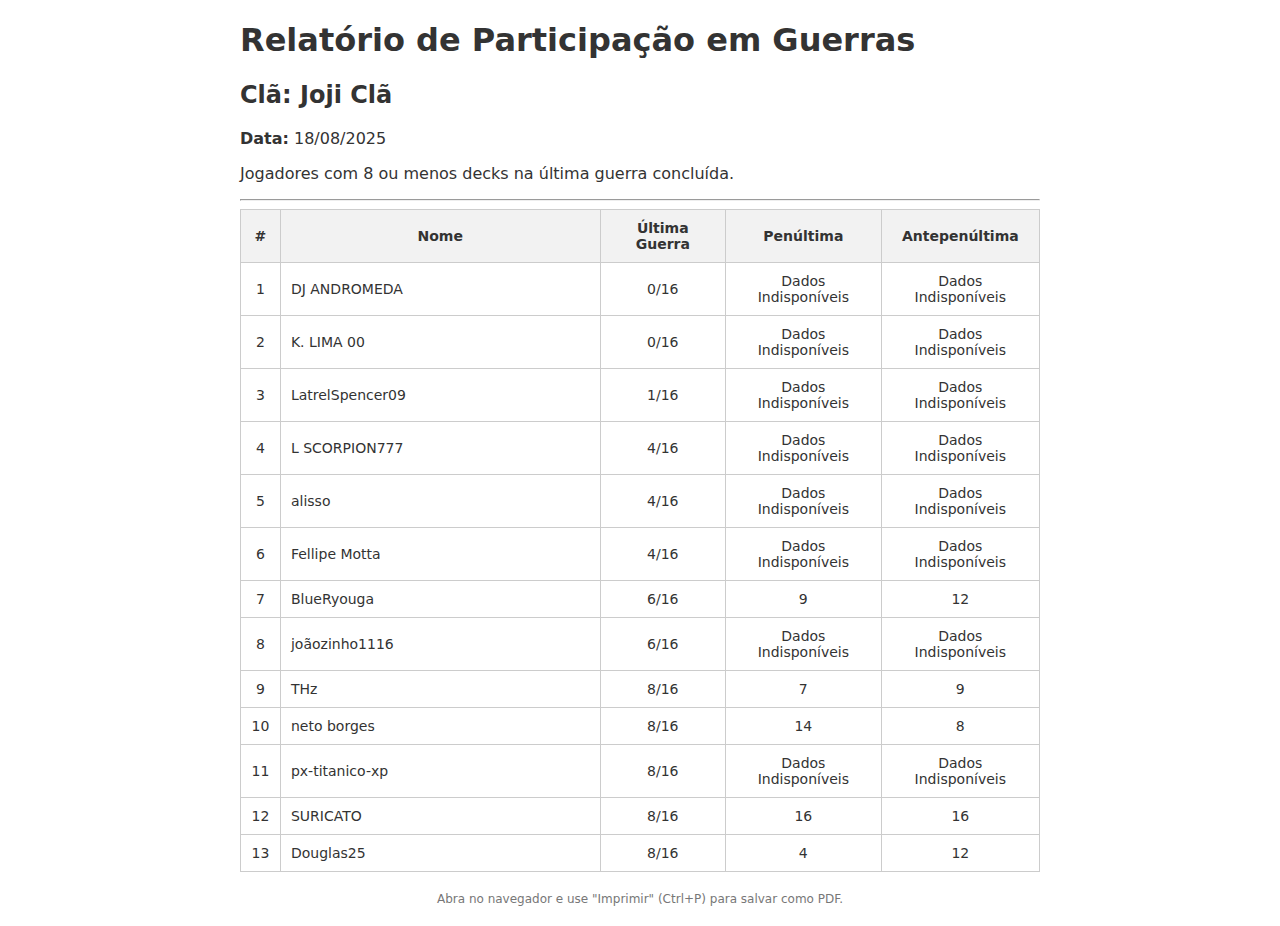
<file: relatorio_para_imprimir.html>
<!DOCTYPE html><html lang="pt-BR"><head><meta charset="UTF-8"><title>Relatório - Joji Clã</title>
    <style>body{font-family:system-ui,sans-serif;color:#333;}.container{width:100%;max-width:800px;margin:20px auto;}table{width:100%;border-collapse:collapse;font-size:14px;}th,td{padding:10px;border:1px solid #ccc;text-align:center;}th{background-color:#f2f2f2;}td:nth-child(2){text-align:left;}.footer{margin-top:20px;font-size:12px;color:#777;text-align:center;}</style></head>
    <body><div class="container"><h1>Relatório de Participação em Guerras</h1><h2>Clã: Joji Clã</h2><p><strong>Data:</strong> 18/08/2025</p><p>Jogadores com 8 ou menos decks na última guerra concluída.</p><hr>
    <table><thead><tr><th style="width:5%;text-align:center;">#</th><th style="width:40%;">Nome</th><th>Última Guerra</th><th>Penúltima</th><th>Antepenúltima</th></tr></thead>
    <tbody><tr><td>1</td><td>DJ ANDROMEDA</td><td>0/16</td><td>Dados Indisponíveis</td><td>Dados Indisponíveis</td></tr><tr><td>2</td><td>K. LIMA 00</td><td>0/16</td><td>Dados Indisponíveis</td><td>Dados Indisponíveis</td></tr><tr><td>3</td><td>LatrelSpencer09</td><td>1/16</td><td>Dados Indisponíveis</td><td>Dados Indisponíveis</td></tr><tr><td>4</td><td>L SCORPION777</td><td>4/16</td><td>Dados Indisponíveis</td><td>Dados Indisponíveis</td></tr><tr><td>5</td><td>alisso</td><td>4/16</td><td>Dados Indisponíveis</td><td>Dados Indisponíveis</td></tr><tr><td>6</td><td>Fellipe Motta</td><td>4/16</td><td>Dados Indisponíveis</td><td>Dados Indisponíveis</td></tr><tr><td>7</td><td>BlueRyouga</td><td>6/16</td><td>9</td><td>12</td></tr><tr><td>8</td><td>joãozinho1116</td><td>6/16</td><td>Dados Indisponíveis</td><td>Dados Indisponíveis</td></tr><tr><td>9</td><td>THz</td><td>8/16</td><td>7</td><td>9</td></tr><tr><td>10</td><td>neto borges</td><td>8/16</td><td>14</td><td>8</td></tr><tr><td>11</td><td>px-titanico-xp</td><td>8/16</td><td>Dados Indisponíveis</td><td>Dados Indisponíveis</td></tr><tr><td>12</td><td>SURICATO</td><td>8/16</td><td>16</td><td>16</td></tr><tr><td>13</td><td>Douglas25</td><td>8/16</td><td>4</td><td>12</td></tr></tbody></table><div class="footer">Abra no navegador e use "Imprimir" (Ctrl+P) para salvar como PDF.</div></div></body></html>
</file>
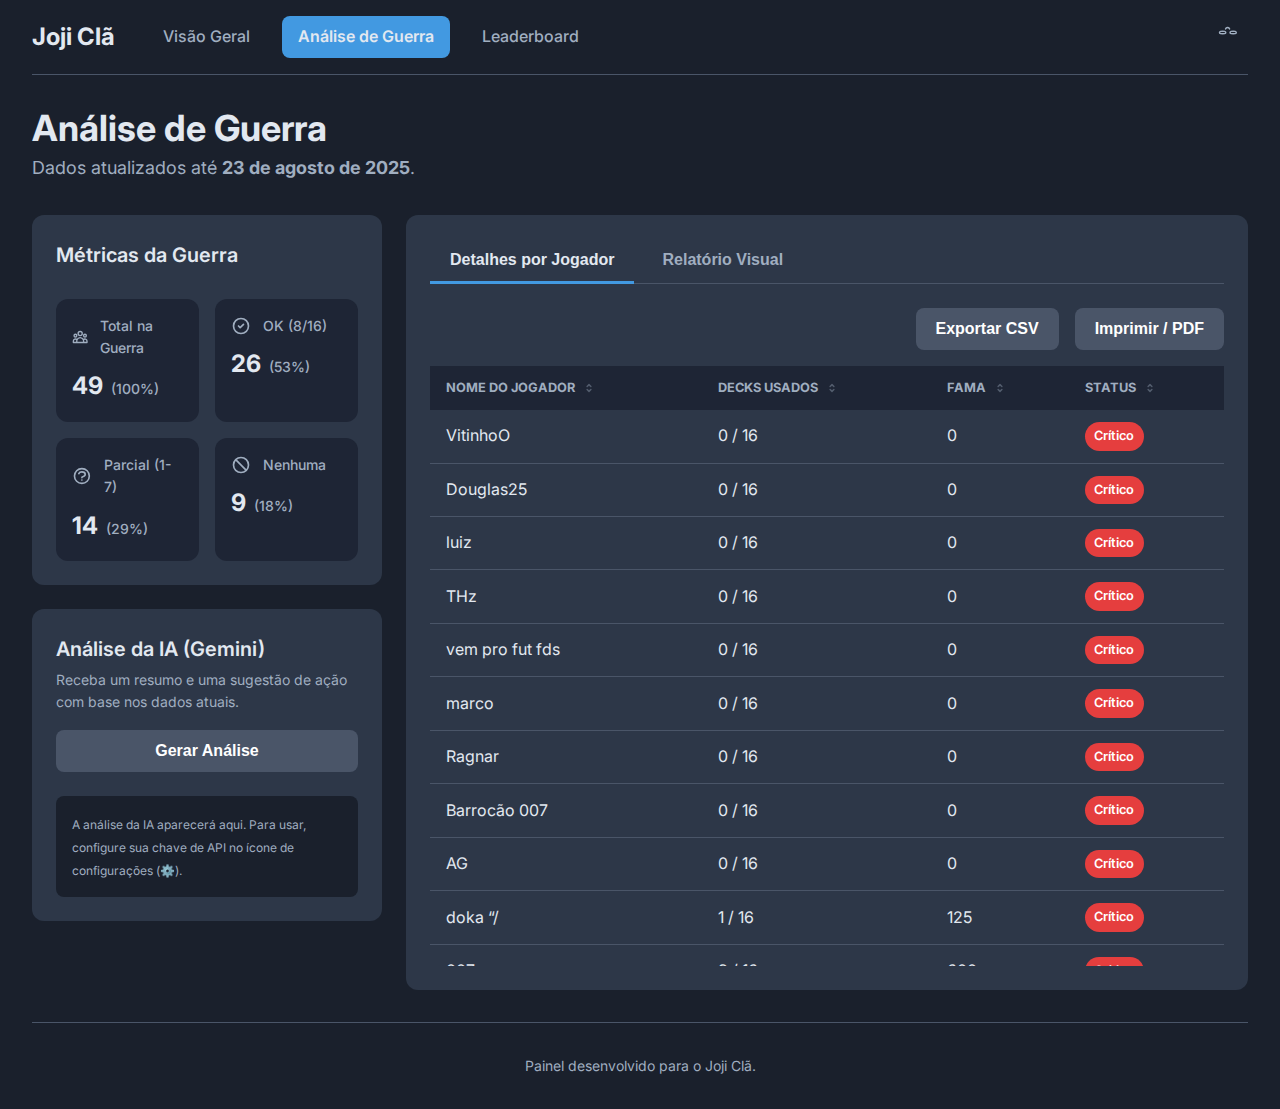
<file: war_analysis.html>
<!DOCTYPE html>

<html lang="pt-BR">
<head>
<meta charset="utf-8"/>
<meta content="width=device-width, initial-scale=1.0" name="viewport"/>
<title>Análise de Guerra | Joji Clã Dashboard</title>
<link href="style.css" rel="stylesheet"/>
<link href="https://fonts.googleapis.com" rel="preconnect"/>
<link crossorigin="" href="https://fonts.gstatic.com" rel="preconnect"/>
<link href="https://fonts.googleapis.com/css2?family=Inter:wght@400;500;600;700&amp;display=swap" rel="stylesheet"/>
<script type="importmap">
    {
      "imports": {
        "@google/genai": "https://esm.sh/@google/genai@^1.15.0"
      }
    }
    </script>
</head>
<body>
<div class="container">
<nav class="main-nav">
<div class="nav-container">
<div class="nav-title">Joji Clã</div>
<div class="nav-links">
<a href="index.html">Visão Geral</a>
<a class="active" href="war_analysis.html">Análise de Guerra</a>
<a href="leaderboard.html">Leaderboard</a>
</div>
</div>
<div class="nav-settings">
<button class="settings-icon" id="settings-btn" title="Configurar Chave de API">
<svg fill="none" stroke="currentColor" stroke-width="1.5" viewbox="0 0 24 24" xmlns="http://www.w3.org/2000/svg"><path d="M9.594 3.94c.09-.542.56-1.007 1.11-1.226.554-.22 1.198-.22 1.752 0 .549.22 1.02.684 1.11 1.226M9.75 7.5c0 .533-.427 1.006-.968 1.125a17.902 17.902 0 0 1-4.282 0c-.54-.12-.968-.592-.968-1.125s.427-1.006.968-1.125a17.902 17.902 0 0 1 4.282 0c.54.12.968.592.968 1.125Zm10.5 0c0 .533-.427 1.006-.968 1.125a17.903 17.903 0 0 1-4.282 0c-.54-.12-.968-.592-.968-1.125s.427-1.006.968-1.125a17.903 17.903 0 0 1 4.282 0c.54.12.968.592.968 1.125Z" stroke-linecap="round" stroke-linejoin="round"></path></svg>
</button>
</div>
</nav>
<main class="content">
<header class="page-header">
<h1>Análise de Guerra</h1>
<p>Dados atualizados até <strong>23 de agosto de 2025</strong>.</p>
</header>
<div class="war-grid">
<aside class="sidebar">
<div class="card">
<h2 class="card-title">Métricas da Guerra</h2>
<div class="sidebar-stats-grid"><div class="stat-card"><div class="stat-card-header"><svg class="icon" fill="none" stroke="currentColor" stroke-width="2" viewbox="0 0 24 24"><path d="M17 20h5v-2a3 3 0 00-5.356-1.857M17 20H7m10 0v-2c0-.656-.126-1.283-.356-1.857M7 20H2v-2a3 3 0 015.356-1.857M7 20v-2c0-.656.126-1.283.356-1.857m0 0a5.002 5.002 0 019.288 0M15 7a3 3 0 11-6 0 3 3 0 016 0zm6 3a2 2 0 11-4 0 2 2 0 014 0zM7 10a2 2 0 11-4 0 2 2 0 014 0z" stroke-linecap="round" stroke-linejoin="round"></path></svg><span>Total na Guerra</span></div><p class="stat-card-value">49<span class="stat-card-percent">(100%)</span></p></div><div class="stat-card"><div class="stat-card-header"><svg class="icon" fill="none" stroke="currentColor" stroke-width="2" viewbox="0 0 24 24"><path d="M9 12l2 2 4-4m6 2a9 9 0 11-18 0 9 9 0 0118 0z" stroke-linecap="round" stroke-linejoin="round"></path></svg><span>OK (8/16)</span></div><p class="stat-card-value">26<span class="stat-card-percent">(53%)</span></p></div><div class="stat-card"><div class="stat-card-header"><svg class="icon" fill="none" stroke="currentColor" stroke-width="2" viewbox="0 0 24 24"><path d="M8.228 9c.549-1.165 2.03-2 3.772-2 2.21 0 4 1.343 4 3 0 1.4-1.278 2.575-3.006 2.907-.542.104-.994.54-.994 1.093m0 3h.01M21 12a9 9 0 11-18 0 9 9 0 0118 0z" stroke-linecap="round" stroke-linejoin="round"></path></svg><span>Parcial (1-7)</span></div><p class="stat-card-value">14<span class="stat-card-percent">(29%)</span></p></div><div class="stat-card"><div class="stat-card-header"><svg class="icon" fill="none" stroke="currentColor" stroke-width="2" viewbox="0 0 24 24"><path d="M18.364 18.364A9 9 0 005.636 5.636m12.728 12.728A9 9 0 015.636 5.636m12.728 12.728L5.636 5.636" stroke-linecap="round" stroke-linejoin="round"></path></svg><span>Nenhuma</span></div><p class="stat-card-value">9<span class="stat-card-percent">(18%)</span></p></div></div>
</div>
<div class="card">
<h2 class="card-title">Análise da IA (Gemini)</h2>
<p class="card-subtitle">Receba um resumo e uma sugestão de ação com base nos dados atuais.</p>
<button class="button" disabled="" id="generate-ai-btn">Gerar Análise</button>
<div id="ai-loading"><div class="spinner"></div><span>Analisando...</span></div>
<div id="ai-response"><small>A análise da IA aparecerá aqui. Para usar, configure sua chave de API no ícone de configurações (⚙️).</small></div>
</div>
</aside>
<main class="main-column">
<div class="card printable-area">
<div class="tabs">
<button class="tab-link active" data-tab-target="#tab-details">Detalhes por Jogador</button>
<button class="tab-link" data-tab-target="#tab-visual">Relatório Visual</button>
</div>
<div class="tab-content-panel active" id="tab-details">
<div class="table-actions">
<button class="button secondary" id="export-csv-btn">Exportar CSV</button>
<button class="button secondary" id="print-btn">Imprimir / PDF</button>
</div>
<div class="table-wrapper-simple" style="max-height: 600px;">
<table class="data-table" id="player-data-table">
<thead>
<tr>
<th class="sortable" data-column="name">Nome do Jogador</th>
<th class="sortable" data-column="decks">Decks Usados</th>
<th class="sortable" data-column="fame">Fama</th>
<th class="sortable" data-column="status">Status</th>
</tr>
</thead>
<tbody id="player-table-body"><tr><td>VitinhoO</td><td>0 / 16</td><td>0</td><td><span class="status status-critical">Crítico</span></td></tr><tr><td>Douglas25</td><td>0 / 16</td><td>0</td><td><span class="status status-critical">Crítico</span></td></tr><tr><td>luiz</td><td>0 / 16</td><td>0</td><td><span class="status status-critical">Crítico</span></td></tr><tr><td>THz</td><td>0 / 16</td><td>0</td><td><span class="status status-critical">Crítico</span></td></tr><tr><td>vem pro fut fds</td><td>0 / 16</td><td>0</td><td><span class="status status-critical">Crítico</span></td></tr><tr><td>marco</td><td>0 / 16</td><td>0</td><td><span class="status status-critical">Crítico</span></td></tr><tr><td>Ragnar</td><td>0 / 16</td><td>0</td><td><span class="status status-critical">Crítico</span></td></tr><tr><td>Barrocão 007</td><td>0 / 16</td><td>0</td><td><span class="status status-critical">Crítico</span></td></tr><tr><td>AG</td><td>0 / 16</td><td>0</td><td><span class="status status-critical">Crítico</span></td></tr><tr><td>doka “/</td><td>1 / 16</td><td>125</td><td><span class="status status-critical">Crítico</span></td></tr><tr><td>007</td><td>3 / 16</td><td>600</td><td><span class="status status-critical">Crítico</span></td></tr><tr><td>SR_STARK_®✓</td><td>3 / 16</td><td>300</td><td><span class="status status-critical">Crítico</span></td></tr><tr><td>Vinicius play</td><td>4 / 16</td><td>800</td><td><span class="status status-critical">Crítico</span></td></tr><tr><td>lordfilipe</td><td>4 / 16</td><td>650</td><td><span class="status status-critical">Crítico</span></td></tr><tr><td>BlueRyouga</td><td>4 / 16</td><td>600</td><td><span class="status status-critical">Crítico</span></td></tr><tr><td>Striker</td><td>4 / 16</td><td>600</td><td><span class="status status-critical">Crítico</span></td></tr><tr><td>SURICATO</td><td>4 / 16</td><td>500</td><td><span class="status status-critical">Crítico</span></td></tr><tr><td>Efra13</td><td>4 / 16</td><td>500</td><td><span class="status status-critical">Crítico</span></td></tr><tr><td>px-titanico-xp</td><td>4 / 16</td><td>500</td><td><span class="status status-critical">Crítico</span></td></tr><tr><td>JP OLIVER</td><td>4 / 16</td><td>500</td><td><span class="status status-critical">Crítico</span></td></tr><tr><td>vitor</td><td>6 / 16</td><td>1.050</td><td><span class="status status-warning">Atenção</span></td></tr><tr><td>Rafa Júnior</td><td>6 / 16</td><td>900</td><td><span class="status status-warning">Atenção</span></td></tr><tr><td>pyetto</td><td>7 / 16</td><td>1.400</td><td><span class="status status-warning">Atenção</span></td></tr><tr><td>William</td><td>8 / 16</td><td>1.500</td><td><span class="status status-ok">OK</span></td></tr><tr><td>Will</td><td>8 / 16</td><td>1.400</td><td><span class="status status-ok">OK</span></td></tr><tr><td>MANO PIVETA</td><td>8 / 16</td><td>1.400</td><td><span class="status status-ok">OK</span></td></tr><tr><td>rubick</td><td>8 / 16</td><td>1.350</td><td><span class="status status-ok">OK</span></td></tr><tr><td>Rafa_Lendário</td><td>8 / 16</td><td>1.300</td><td><span class="status status-ok">OK</span></td></tr><tr><td>Good Knight</td><td>8 / 16</td><td>1.100</td><td><span class="status status-ok">OK</span></td></tr><tr><td>mano tam</td><td>9 / 16</td><td>1.550</td><td><span class="status status-ok">OK</span></td></tr><tr><td>neri157</td><td>9 / 16</td><td>1.300</td><td><span class="status status-ok">OK</span></td></tr><tr><td>WvCly</td><td>11 / 16</td><td>1.600</td><td><span class="status status-ok">OK</span></td></tr><tr><td>harry</td><td>11 / 16</td><td>1.550</td><td><span class="status status-ok">OK</span></td></tr><tr><td>tudoFRACO</td><td>12 / 16</td><td>2.200</td><td><span class="status status-ok">OK</span></td></tr><tr><td>Coronel Bode</td><td>12 / 16</td><td>2.100</td><td><span class="status status-ok">OK</span></td></tr><tr><td>zemalon</td><td>12 / 16</td><td>2.100</td><td><span class="status status-ok">OK</span></td></tr><tr><td>brb</td><td>12 / 16</td><td>2.100</td><td><span class="status status-ok">OK</span></td></tr><tr><td>Camila</td><td>12 / 16</td><td>2.000</td><td><span class="status status-ok">OK</span></td></tr><tr><td>Kinho</td><td>12 / 16</td><td>2.000</td><td><span class="status status-ok">OK</span></td></tr><tr><td>Bruno</td><td>12 / 16</td><td>2.000</td><td><span class="status status-ok">OK</span></td></tr><tr><td>d3strokis13</td><td>12 / 16</td><td>2.000</td><td><span class="status status-ok">OK</span></td></tr><tr><td>Logri</td><td>12 / 16</td><td>1.900</td><td><span class="status status-ok">OK</span></td></tr><tr><td>Argarante</td><td>12 / 16</td><td>1.850</td><td><span class="status status-ok">OK</span></td></tr><tr><td>Laynes</td><td>12 / 16</td><td>1.800</td><td><span class="status status-ok">OK</span></td></tr><tr><td>alisso</td><td>12 / 16</td><td>1.800</td><td><span class="status status-ok">OK</span></td></tr><tr><td>RAFAEL</td><td>12 / 16</td><td>1.800</td><td><span class="status status-ok">OK</span></td></tr><tr><td>Sir Wenzel</td><td>12 / 16</td><td>1.700</td><td><span class="status status-ok">OK</span></td></tr><tr><td>PK愛</td><td>12 / 16</td><td>1.600</td><td><span class="status status-ok">OK</span></td></tr><tr><td>strom</td><td>12 / 16</td><td>1.300</td><td><span class="status status-ok">OK</span></td></tr></tbody>
</table>
</div>
</div>
<div class="tab-content-panel" id="tab-visual">
<div class="visual-report-grid">
<section class="visual-report-section" id="incomplete-section">
<h3>Participação Incompleta</h3>
<div class="card-grid"><div class="player-card decks-critical"><div class="name">VitinhoO</div><div class="decks">0 / 16 decks</div></div><div class="player-card decks-critical"><div class="name">Douglas25</div><div class="decks">0 / 16 decks</div></div><div class="player-card decks-critical"><div class="name">luiz</div><div class="decks">0 / 16 decks</div></div><div class="player-card decks-critical"><div class="name">THz</div><div class="decks">0 / 16 decks</div></div><div class="player-card decks-critical"><div class="name">vem pro fut fds</div><div class="decks">0 / 16 decks</div></div><div class="player-card decks-critical"><div class="name">marco</div><div class="decks">0 / 16 decks</div></div><div class="player-card decks-critical"><div class="name">Ragnar</div><div class="decks">0 / 16 decks</div></div><div class="player-card decks-critical"><div class="name">Barrocão 007</div><div class="decks">0 / 16 decks</div></div><div class="player-card decks-critical"><div class="name">AG</div><div class="decks">0 / 16 decks</div></div><div class="player-card decks-critical"><div class="name">doka “/</div><div class="decks">1 / 16 decks</div></div><div class="player-card decks-critical"><div class="name">007</div><div class="decks">3 / 16 decks</div></div><div class="player-card decks-critical"><div class="name">SR_STARK_®✓</div><div class="decks">3 / 16 decks</div></div><div class="player-card decks-critical"><div class="name">Vinicius play</div><div class="decks">4 / 16 decks</div></div><div class="player-card decks-critical"><div class="name">lordfilipe</div><div class="decks">4 / 16 decks</div></div><div class="player-card decks-critical"><div class="name">BlueRyouga</div><div class="decks">4 / 16 decks</div></div><div class="player-card decks-critical"><div class="name">Striker</div><div class="decks">4 / 16 decks</div></div><div class="player-card decks-critical"><div class="name">SURICATO</div><div class="decks">4 / 16 decks</div></div><div class="player-card decks-critical"><div class="name">Efra13</div><div class="decks">4 / 16 decks</div></div><div class="player-card decks-critical"><div class="name">px-titanico-xp</div><div class="decks">4 / 16 decks</div></div><div class="player-card decks-critical"><div class="name">JP OLIVER</div><div class="decks">4 / 16 decks</div></div><div class="player-card decks-warning"><div class="name">vitor</div><div class="decks">6 / 16 decks</div></div><div class="player-card decks-warning"><div class="name">Rafa Júnior</div><div class="decks">6 / 16 decks</div></div><div class="player-card decks-warning"><div class="name">pyetto</div><div class="decks">7 / 16 decks</div></div></div>
</section>
<section class="visual-report-section" id="recognition-section">
<h3>Reconhecimento (Meta do Dia)</h3>
<ul class="recognition-list"><li><svg class="icon" fill="currentColor" viewbox="0 0 20 20" xmlns="http://www.w3.org/2000/svg"><path clip-rule="evenodd" d="M10 18a8 8 0 100-16 8 8 0 000 16zm3.707-9.293a1 1 0 00-1.414-1.414L9 10.586 7.707 9.293a1 1 0 00-1.414 1.414l2 2a1 1 0 001.414 0l4-4z" fill-rule="evenodd"></path></svg>Argarante</li><li><svg class="icon" fill="currentColor" viewbox="0 0 20 20" xmlns="http://www.w3.org/2000/svg"><path clip-rule="evenodd" d="M10 18a8 8 0 100-16 8 8 0 000 16zm3.707-9.293a1 1 0 00-1.414-1.414L9 10.586 7.707 9.293a1 1 0 00-1.414 1.414l2 2a1 1 0 001.414 0l4-4z" fill-rule="evenodd"></path></svg>Bruno</li><li><svg class="icon" fill="currentColor" viewbox="0 0 20 20" xmlns="http://www.w3.org/2000/svg"><path clip-rule="evenodd" d="M10 18a8 8 0 100-16 8 8 0 000 16zm3.707-9.293a1 1 0 00-1.414-1.414L9 10.586 7.707 9.293a1 1 0 00-1.414 1.414l2 2a1 1 0 001.414 0l4-4z" fill-rule="evenodd"></path></svg>Camila</li><li><svg class="icon" fill="currentColor" viewbox="0 0 20 20" xmlns="http://www.w3.org/2000/svg"><path clip-rule="evenodd" d="M10 18a8 8 0 100-16 8 8 0 000 16zm3.707-9.293a1 1 0 00-1.414-1.414L9 10.586 7.707 9.293a1 1 0 00-1.414 1.414l2 2a1 1 0 001.414 0l4-4z" fill-rule="evenodd"></path></svg>Coronel Bode</li><li><svg class="icon" fill="currentColor" viewbox="0 0 20 20" xmlns="http://www.w3.org/2000/svg"><path clip-rule="evenodd" d="M10 18a8 8 0 100-16 8 8 0 000 16zm3.707-9.293a1 1 0 00-1.414-1.414L9 10.586 7.707 9.293a1 1 0 00-1.414 1.414l2 2a1 1 0 001.414 0l4-4z" fill-rule="evenodd"></path></svg>Good Knight</li><li><svg class="icon" fill="currentColor" viewbox="0 0 20 20" xmlns="http://www.w3.org/2000/svg"><path clip-rule="evenodd" d="M10 18a8 8 0 100-16 8 8 0 000 16zm3.707-9.293a1 1 0 00-1.414-1.414L9 10.586 7.707 9.293a1 1 0 00-1.414 1.414l2 2a1 1 0 001.414 0l4-4z" fill-rule="evenodd"></path></svg>Kinho</li><li><svg class="icon" fill="currentColor" viewbox="0 0 20 20" xmlns="http://www.w3.org/2000/svg"><path clip-rule="evenodd" d="M10 18a8 8 0 100-16 8 8 0 000 16zm3.707-9.293a1 1 0 00-1.414-1.414L9 10.586 7.707 9.293a1 1 0 00-1.414 1.414l2 2a1 1 0 001.414 0l4-4z" fill-rule="evenodd"></path></svg>Laynes</li><li><svg class="icon" fill="currentColor" viewbox="0 0 20 20" xmlns="http://www.w3.org/2000/svg"><path clip-rule="evenodd" d="M10 18a8 8 0 100-16 8 8 0 000 16zm3.707-9.293a1 1 0 00-1.414-1.414L9 10.586 7.707 9.293a1 1 0 00-1.414 1.414l2 2a1 1 0 001.414 0l4-4z" fill-rule="evenodd"></path></svg>Logri</li><li><svg class="icon" fill="currentColor" viewbox="0 0 20 20" xmlns="http://www.w3.org/2000/svg"><path clip-rule="evenodd" d="M10 18a8 8 0 100-16 8 8 0 000 16zm3.707-9.293a1 1 0 00-1.414-1.414L9 10.586 7.707 9.293a1 1 0 00-1.414 1.414l2 2a1 1 0 001.414 0l4-4z" fill-rule="evenodd"></path></svg>MANO PIVETA</li><li><svg class="icon" fill="currentColor" viewbox="0 0 20 20" xmlns="http://www.w3.org/2000/svg"><path clip-rule="evenodd" d="M10 18a8 8 0 100-16 8 8 0 000 16zm3.707-9.293a1 1 0 00-1.414-1.414L9 10.586 7.707 9.293a1 1 0 00-1.414 1.414l2 2a1 1 0 001.414 0l4-4z" fill-rule="evenodd"></path></svg>PK愛</li><li><svg class="icon" fill="currentColor" viewbox="0 0 20 20" xmlns="http://www.w3.org/2000/svg"><path clip-rule="evenodd" d="M10 18a8 8 0 100-16 8 8 0 000 16zm3.707-9.293a1 1 0 00-1.414-1.414L9 10.586 7.707 9.293a1 1 0 00-1.414 1.414l2 2a1 1 0 001.414 0l4-4z" fill-rule="evenodd"></path></svg>RAFAEL</li><li><svg class="icon" fill="currentColor" viewbox="0 0 20 20" xmlns="http://www.w3.org/2000/svg"><path clip-rule="evenodd" d="M10 18a8 8 0 100-16 8 8 0 000 16zm3.707-9.293a1 1 0 00-1.414-1.414L9 10.586 7.707 9.293a1 1 0 00-1.414 1.414l2 2a1 1 0 001.414 0l4-4z" fill-rule="evenodd"></path></svg>Rafa_Lendário</li><li><svg class="icon" fill="currentColor" viewbox="0 0 20 20" xmlns="http://www.w3.org/2000/svg"><path clip-rule="evenodd" d="M10 18a8 8 0 100-16 8 8 0 000 16zm3.707-9.293a1 1 0 00-1.414-1.414L9 10.586 7.707 9.293a1 1 0 00-1.414 1.414l2 2a1 1 0 001.414 0l4-4z" fill-rule="evenodd"></path></svg>Sir Wenzel</li><li><svg class="icon" fill="currentColor" viewbox="0 0 20 20" xmlns="http://www.w3.org/2000/svg"><path clip-rule="evenodd" d="M10 18a8 8 0 100-16 8 8 0 000 16zm3.707-9.293a1 1 0 00-1.414-1.414L9 10.586 7.707 9.293a1 1 0 00-1.414 1.414l2 2a1 1 0 001.414 0l4-4z" fill-rule="evenodd"></path></svg>Will</li><li><svg class="icon" fill="currentColor" viewbox="0 0 20 20" xmlns="http://www.w3.org/2000/svg"><path clip-rule="evenodd" d="M10 18a8 8 0 100-16 8 8 0 000 16zm3.707-9.293a1 1 0 00-1.414-1.414L9 10.586 7.707 9.293a1 1 0 00-1.414 1.414l2 2a1 1 0 001.414 0l4-4z" fill-rule="evenodd"></path></svg>William</li><li><svg class="icon" fill="currentColor" viewbox="0 0 20 20" xmlns="http://www.w3.org/2000/svg"><path clip-rule="evenodd" d="M10 18a8 8 0 100-16 8 8 0 000 16zm3.707-9.293a1 1 0 00-1.414-1.414L9 10.586 7.707 9.293a1 1 0 00-1.414 1.414l2 2a1 1 0 001.414 0l4-4z" fill-rule="evenodd"></path></svg>WvCly</li><li><svg class="icon" fill="currentColor" viewbox="0 0 20 20" xmlns="http://www.w3.org/2000/svg"><path clip-rule="evenodd" d="M10 18a8 8 0 100-16 8 8 0 000 16zm3.707-9.293a1 1 0 00-1.414-1.414L9 10.586 7.707 9.293a1 1 0 00-1.414 1.414l2 2a1 1 0 001.414 0l4-4z" fill-rule="evenodd"></path></svg>alisso</li><li><svg class="icon" fill="currentColor" viewbox="0 0 20 20" xmlns="http://www.w3.org/2000/svg"><path clip-rule="evenodd" d="M10 18a8 8 0 100-16 8 8 0 000 16zm3.707-9.293a1 1 0 00-1.414-1.414L9 10.586 7.707 9.293a1 1 0 00-1.414 1.414l2 2a1 1 0 001.414 0l4-4z" fill-rule="evenodd"></path></svg>brb</li><li><svg class="icon" fill="currentColor" viewbox="0 0 20 20" xmlns="http://www.w3.org/2000/svg"><path clip-rule="evenodd" d="M10 18a8 8 0 100-16 8 8 0 000 16zm3.707-9.293a1 1 0 00-1.414-1.414L9 10.586 7.707 9.293a1 1 0 00-1.414 1.414l2 2a1 1 0 001.414 0l4-4z" fill-rule="evenodd"></path></svg>d3strokis13</li><li><svg class="icon" fill="currentColor" viewbox="0 0 20 20" xmlns="http://www.w3.org/2000/svg"><path clip-rule="evenodd" d="M10 18a8 8 0 100-16 8 8 0 000 16zm3.707-9.293a1 1 0 00-1.414-1.414L9 10.586 7.707 9.293a1 1 0 00-1.414 1.414l2 2a1 1 0 001.414 0l4-4z" fill-rule="evenodd"></path></svg>harry</li><li><svg class="icon" fill="currentColor" viewbox="0 0 20 20" xmlns="http://www.w3.org/2000/svg"><path clip-rule="evenodd" d="M10 18a8 8 0 100-16 8 8 0 000 16zm3.707-9.293a1 1 0 00-1.414-1.414L9 10.586 7.707 9.293a1 1 0 00-1.414 1.414l2 2a1 1 0 001.414 0l4-4z" fill-rule="evenodd"></path></svg>mano tam</li><li><svg class="icon" fill="currentColor" viewbox="0 0 20 20" xmlns="http://www.w3.org/2000/svg"><path clip-rule="evenodd" d="M10 18a8 8 0 100-16 8 8 0 000 16zm3.707-9.293a1 1 0 00-1.414-1.414L9 10.586 7.707 9.293a1 1 0 00-1.414 1.414l2 2a1 1 0 001.414 0l4-4z" fill-rule="evenodd"></path></svg>neri157</li><li><svg class="icon" fill="currentColor" viewbox="0 0 20 20" xmlns="http://www.w3.org/2000/svg"><path clip-rule="evenodd" d="M10 18a8 8 0 100-16 8 8 0 000 16zm3.707-9.293a1 1 0 00-1.414-1.414L9 10.586 7.707 9.293a1 1 0 00-1.414 1.414l2 2a1 1 0 001.414 0l4-4z" fill-rule="evenodd"></path></svg>rubick</li><li><svg class="icon" fill="currentColor" viewbox="0 0 20 20" xmlns="http://www.w3.org/2000/svg"><path clip-rule="evenodd" d="M10 18a8 8 0 100-16 8 8 0 000 16zm3.707-9.293a1 1 0 00-1.414-1.414L9 10.586 7.707 9.293a1 1 0 00-1.414 1.414l2 2a1 1 0 001.414 0l4-4z" fill-rule="evenodd"></path></svg>strom</li><li><svg class="icon" fill="currentColor" viewbox="0 0 20 20" xmlns="http://www.w3.org/2000/svg"><path clip-rule="evenodd" d="M10 18a8 8 0 100-16 8 8 0 000 16zm3.707-9.293a1 1 0 00-1.414-1.414L9 10.586 7.707 9.293a1 1 0 00-1.414 1.414l2 2a1 1 0 001.414 0l4-4z" fill-rule="evenodd"></path></svg>tudoFRACO</li><li><svg class="icon" fill="currentColor" viewbox="0 0 20 20" xmlns="http://www.w3.org/2000/svg"><path clip-rule="evenodd" d="M10 18a8 8 0 100-16 8 8 0 000 16zm3.707-9.293a1 1 0 00-1.414-1.414L9 10.586 7.707 9.293a1 1 0 00-1.414 1.414l2 2a1 1 0 001.414 0l4-4z" fill-rule="evenodd"></path></svg>zemalon</li></ul>
</section>
</div>
</div>
</div>
</main>
</div>
</main>
<footer class="app-footer">Painel desenvolvido para o Joji Clã.</footer>
</div>
<!-- Modal de Configuração da API Key -->
<div class="modal-backdrop" id="api-key-modal" style="display: none;">
<div class="modal-content">
<div class="modal-header">
<h3>Configurar Chave de API (Gemini)</h3>
<button class="close-button" id="close-modal-btn">×</button>
</div>
<p>Para usar a funcionalidade de análise por IA, você precisa de uma chave de API do Google AI Studio. A chave é salva com segurança apenas no seu navegador.</p>
<div class="form-group">
<label for="api-key-input">Sua Chave de API:</label>
<input id="api-key-input" placeholder="Cole sua chave aqui" type="password"/>
</div>
<div class="modal-footer">
<button class="button" id="save-api-key-btn">Salvar Chave</button>
</div>
</div>
</div>
<script src="script.js" type="module"></script>
</body>
</html>
</file>
<file: style.css>
/* --- GLOBAL STYLES & RESETS --- */
:root {
    --bg-primary: #1a202c;
    --bg-secondary: #2d3748;
    --bg-tertiary: #1e2535;
    --text-primary: #e2e8f0;
    --text-secondary: #a0aec0;
    --text-tertiary: #718096;
    --accent-blue: #4299e1;
    --accent-blue-hover: #3182ce;
    --accent-gray: #4a5568;
    --border-color: #4a5568;
    --status-red: #e53e3e;
    --status-orange: #dd6b20;
    --status-ok: #3182ce;
    --status-complete: #48bb78;
    --rank-gold: #f6e05e;
    --rank-silver: #d6d6d6;
    --rank-bronze: #f6ad55;
    --font-family: 'Inter', -apple-system, BlinkMacSystemFont, 'Segoe UI', Roboto, Helvetica, Arial, sans-serif;
    --radius: 0.75rem;
}

*, *::before, *::after {
    box-sizing: border-box;
}

body {
    font-family: var(--font-family);
    background-color: var(--bg-primary);
    color: var(--text-primary);
    margin: 0;
    padding: 0;
    line-height: 1.6;
}

/* --- LAYOUT & SHARED COMPONENTS --- */
.container {
    width: 100%;
    max-width: 1400px;
    margin: 0 auto;
    padding: 0 2rem;
}

.icon {
    width: 1.25rem;
    height: 1.25rem;
}

.text-secondary { color: var(--text-secondary); }
.text-center { text-align: center; }

/* --- Main Navigation --- */
.main-nav {
    display: flex;
    justify-content: space-between;
    align-items: center;
    padding: 1rem 0;
    margin-bottom: 2rem;
    border-bottom: 1px solid var(--border-color);
}
.nav-container {
    display: flex;
    align-items: center;
    gap: 2rem;
}
.nav-title {
    font-size: 1.5rem;
    font-weight: 700;
}
.nav-links {
    display: flex;
    gap: 1rem;
}
.nav-links a {
    text-decoration: none;
    color: var(--text-secondary);
    font-weight: 500;
    padding: 0.5rem 1rem;
    border-radius: 0.5rem;
    transition: color 0.2s ease, background-color 0.2s ease;
}
.nav-links a:hover {
    color: var(--text-primary);
    background-color: var(--bg-secondary);
}
.nav-links a.active {
    color: var(--text-primary);
    background-color: var(--accent-blue);
    font-weight: 600;
}
.nav-settings .settings-icon {
    background: none;
    border: none;
    color: var(--text-secondary);
    cursor: pointer;
    padding: 0.5rem;
    display: flex;
    align-items: center;
    justify-content: center;
    border-radius: 0.5rem;
    transition: color 0.2s, background-color 0.2s;
}
.nav-settings .settings-icon:hover {
    color: var(--text-primary);
    background-color: var(--bg-secondary);
}
.nav-settings .settings-icon svg {
    width: 1.5rem;
    height: 1.5rem;
}


/* Page Header */
.page-header {
    text-align: left;
    margin-bottom: 2rem;
}
.page-header h1 {
    font-size: 2.25rem;
    margin: 0;
    line-height: 1.2;
}
.page-header p {
    font-size: 1.125rem;
    color: var(--text-secondary);
    margin-top: 0.25rem;
}

/* --- Card Styles --- */
.card {
    background-color: var(--bg-secondary);
    padding: 1.5rem;
    border-radius: var(--radius);
    display: flex;
    flex-direction: column;
}

.card-title {
    font-size: 1.25rem;
    font-weight: 600;
    color: var(--text-primary);
    margin: 0 0 0.25rem 0;
    display: flex;
    align-items: center;
    gap: 0.75rem;
}
.card-subtitle {
    font-size: 0.875rem;
    color: var(--text-secondary);
    margin-top: 0;
    margin-bottom: 1rem;
}

/* --- Button Styles --- */
.button {
    padding: 0.75rem 1.25rem;
    font-size: 1rem;
    font-weight: 600;
    background-color: var(--accent-blue);
    color: white;
    border: none;
    border-radius: 0.5rem;
    cursor: pointer;
    transition: background-color 0.2s ease;
    display: inline-flex;
    justify-content: center;
    align-items: center;
    gap: 0.5rem;
    text-decoration: none;
}
.button:hover:not(:disabled) { background-color: var(--accent-blue-hover); }
.button:disabled { background-color: var(--border-color); cursor: not-allowed; }

.button.secondary {
    background-color: var(--accent-gray);
}
.button.secondary:hover {
    background-color: #5a667a;
}


/* --- PAGE: Visão Geral (index.html) --- */
.stats-grid {
    display: grid;
    grid-template-columns: repeat(auto-fill, minmax(220px, 1fr));
    gap: 1.5rem;
    margin-bottom: 2rem;
}
.stat-card {
    background-color: var(--bg-secondary);
    padding: 1.5rem;
    border-radius: var(--radius);
}
.stat-card-header {
    display: flex;
    align-items: center;
    gap: 0.75rem;
    color: var(--text-secondary);
    font-weight: 500;
}
.stat-card-value {
    font-size: 2rem;
    font-weight: 700;
    margin: 0.5rem 0 0 0;
}
.stat-card-percent {
    font-size: 1rem;
    font-weight: 500;
    color: var(--text-secondary);
    margin-left: 0.5rem;
}

.main-grid {
    display: grid;
    grid-template-columns: repeat(3, 1fr);
    gap: 1.5rem;
}
.card-span-2 { grid-column: span 2; }
.card-span-3 { grid-column: span 3; }

.cta-card {
    background: linear-gradient(45deg, var(--bg-tertiary), var(--bg-secondary));
    align-items: flex-start;
}
.cta-card .button {
    margin-top: auto; /* Pushes button to the bottom */
}

/* Gráfico / Placeholder de Conteúdo */
.chart-container {
    flex-grow: 1;
    display: flex;
    align-items: center;
    justify-content: center;
    min-height: 150px; /* Garante altura mínima mesmo sem gráfico */
    background-color: var(--bg-primary);
    border-radius: 0.5rem;
    padding: 1.5rem;
    margin-top: 1rem;
    width: 100%;
}
.chart-container > svg {
    width: 100%;
    height: auto;
}

.chart-placeholder {
    display: flex;
    align-items: center;
    gap: 0.75rem;
    color: var(--text-tertiary);
    text-align: center;
}

.chart-placeholder .icon {
    width: 1.75rem;
    height: 1.75rem;
    flex-shrink: 0;
}

/* Módulo Resultado Última Guerra */
.result-list {
    display: flex;
    flex-direction: column;
    gap: 1rem;
    margin-top: 1rem;
}
.result-item {
    display: flex;
    justify-content: space-between;
    align-items: baseline;
    font-size: 1rem;
    padding-bottom: 0.5rem;
    border-bottom: 1px solid var(--border-color);
}
.result-item:last-child {
    border-bottom: none;
}
.result-item span {
    color: var(--text-secondary);
}
.result-value {
    font-weight: 700;
    font-size: 1.25rem;
}


/* --- PAGE: Análise de Guerra (war_analysis.html) --- */
.war-grid {
    display: grid;
    grid-template-columns: 350px 1fr;
    gap: 1.5rem;
    align-items: flex-start;
}
.sidebar .card {
    margin-bottom: 1.5rem;
}
.sidebar-stats-grid {
    margin-top: 1.5rem;
    display: grid;
    grid-template-columns: 1fr 1fr;
    gap: 1rem;
}
.sidebar-stats-grid .stat-card {
    padding: 1rem;
    background-color: var(--bg-tertiary);
}
.sidebar-stats-grid .stat-card-header {
    font-size: 0.875rem;
}
.sidebar-stats-grid .stat-card-value {
    font-size: 1.5rem;
}
.sidebar-stats-grid .stat-card-percent {
    font-size: 0.875rem;
}


/* AI Card */
#ai-response {
    margin-top: 1.5rem; padding: 1rem;
    background-color: var(--bg-primary);
    border-radius: 0.5rem; color: var(--text-secondary);
    line-height: 1.6; flex-grow: 1; white-space: pre-wrap;
    font-family: inherit; font-size: 0.9rem;
    min-height: 100px;
}
#ai-response ul { padding-left: 1.5rem; margin: 0; }
#ai-response li { margin-bottom: 0.5rem; }

#ai-loading {
    display: none; justify-content: center;
    align-items: center; margin-top: 1.5rem;
    gap: 0.75rem; color: var(--text-secondary);
}
.spinner {
    width: 24px; height: 24px;
    border: 3px solid var(--border-color);
    border-top-color: var(--accent-blue);
    border-radius: 50%;
    animation: spin 1s linear infinite;
}
@keyframes spin { to { transform: rotate(360deg); } }

/* Tabs */
.tabs {
    display: flex;
    gap: 0.5rem;
    border-bottom: 1px solid var(--border-color);
    margin-bottom: 1.5rem;
}
.tab-link {
    padding: 0.75rem 1.25rem;
    background: none;
    border: none;
    color: var(--text-secondary);
    font-weight: 600;
    font-size: 1rem;
    cursor: pointer;
    border-bottom: 3px solid transparent;
    transition: color 0.2s, border-color 0.2s;
    margin-bottom: -1px;
}
.tab-link:hover { color: var(--text-primary); }
.tab-link.active {
    color: var(--text-primary);
    border-bottom-color: var(--accent-blue);
}
.tab-content-panel { display: none; }
.tab-content-panel.active { display: block; }

/* Visual Report */
.visual-report-grid {
    display: grid;
    grid-template-columns: 1fr;
    gap: 2.5rem;
}
.visual-report-section h3 {
    font-size: 1.25rem;
    margin-bottom: 1rem;
    color: var(--text-secondary);
    padding-bottom: 0.5rem;
    border-bottom: 1px solid var(--border-color);
}
.card-grid {
    display: grid;
    grid-template-columns: repeat(auto-fill, minmax(250px, 1fr));
    gap: 1.5rem;
}
.player-card {
    background-color: var(--bg-tertiary);
    border-radius: var(--radius); padding: 1.5rem;
    transition: transform 0.2s ease, box-shadow 0.2s ease;
    border-left: 4px solid;
}
.player-card:hover { transform: translateY(-4px); }
.player-card .name { font-size: 1.125rem; font-weight: 600; margin-bottom: 0.5rem; }
.player-card .decks { font-size: 1.25rem; font-weight: 700; }

.recognition-list {
    display: grid;
    grid-template-columns: repeat(auto-fill, minmax(200px, 1fr));
    gap: 0.75rem;
    padding: 0;
    list-style: none;
    margin: 0;
}
.recognition-list li {
    background-color: var(--bg-tertiary);
    padding: 0.75rem 1rem;
    border-radius: 0.5rem;
    font-weight: 500;
    display: flex;
    align-items: center;
    gap: 0.5rem;
    color: var(--status-complete);
}


.decks-critical { border-color: var(--status-red); } .decks-critical .decks { color: var(--status-red); }
.decks-warning { border-color: var(--status-orange); } .decks-warning .decks { color: var(--status-orange); }
.decks-ok { border-color: var(--status-ok); } .decks-ok .decks { color: var(--status-ok); }
.decks-complete { border-color: var(--status-complete); } .decks-complete .decks { color: var(--status-complete); }


/* --- PAGE: Leaderboard (leaderboard.html) --- */
.leaderboard-grid {
    display: grid;
    grid-template-columns: repeat(auto-fill, minmax(300px, 1fr));
    gap: 1.5rem;
    margin-bottom: 2rem;
}
.leaderboard-grid .stat-card-value {
    font-size: 1.5rem;
}
#leaderboard-table .rank {
    font-weight: 700;
    font-size: 1.1rem;
    text-align: center;
}
#leaderboard-table .rank-1,
#leaderboard-table .rank-2,
#leaderboard-table .rank-3 {
    font-weight: 900;
}
#leaderboard-table .rank-1 .rank { color: var(--rank-gold); }
#leaderboard-table .rank-2 .rank { color: var(--rank-silver); }
#leaderboard-table .rank-3 .rank { color: var(--rank-bronze); }


/* --- Table Styles (Shared) --- */
.table-wrapper-simple {
    overflow-x: auto;
}
.data-table {
    width: 100%;
    border-collapse: collapse;
    text-align: left;
}
.data-table th {
    padding: 0.75rem 1rem;
    background-color: var(--bg-tertiary);
    font-size: 0.8rem;
    text-transform: uppercase;
    color: var(--text-secondary);
    position: sticky; top: 0;
    z-index: 10;
}
.data-table td {
    padding: 0.75rem 1rem;
    border-bottom: 1px solid var(--border-color);
    white-space: nowrap;
}
.data-table tbody tr:hover {
    background-color: var(--bg-tertiary);
}

/* Data Table (War Analysis & Leaderboard) */
.table-actions {
    display: flex; gap: 1rem;
    margin-bottom: 1rem; justify-content: flex-end;
}
.data-table th.sortable {
    cursor: pointer;
    user-select: none;
}
.data-table th.sortable:hover {
    color: var(--text-primary);
}
.data-table th.sortable::after {
    content: '';
    display: inline-block;
    width: 1em;
    height: 1em;
    margin-left: 0.5rem;
    opacity: 0.4;
    background-image: url("data:image/svg+xml,%3Csvg xmlns='http://www.w3.org/2000/svg' fill='none' viewBox='0 0 24 24' stroke-width='3' stroke='%23a0aec0'%3E%3Cpath stroke-linecap='round' stroke-linejoin='round' d='M8.25 15 12 18.75 15.75 15m-7.5-6L12 5.25 15.75 9' /%3E%3C/svg%3E%0A");
    background-size: contain;
    background-repeat: no-repeat;
    vertical-align: middle;
}
.data-table th.sort-asc::after {
    opacity: 1;
    background-image: url("data:image/svg+xml,%3Csvg xmlns='http://www.w3.org/2000/svg' fill='none' viewBox='0 0 24 24' stroke-width='3' stroke='%23e2e8f0'%3E%3Cpath stroke-linecap='round' stroke-linejoin='round' d='m4.5 15.75 7.5-7.5 7.5 7.5' /%3E%3C/svg%3E%0A");
}
.data-table th.sort-desc::after {
    opacity: 1;
    background-image: url("data:image/svg+xml,%3Csvg xmlns='http://www.w3.org/2000/svg' fill='none' viewBox='0 0 24 24' stroke-width='3' stroke='%23e2e8f0'%3E%3Cpath stroke-linecap='round' stroke-linejoin='round' d='m19.5 8.25-7.5 7.5-7.5-7.5' /%3E%3C/svg%3E%0A");
}

.status {
    padding: 0.25rem 0.6rem; border-radius: 9999px;
    font-weight: 600; font-size: 0.8rem;
    background-color: var(--border-color); color: var(--text-primary);
    text-align: center; display: inline-block;
}
.status-critical, .status-red { background-color: var(--status-red); color: white; }
.status-warning { background-color: var(--status-orange); color: white; }
.status-ok { background-color: var(--status-ok); color: white; }
.status-complete { background-color: var(--status-complete); color: white; }


/* --- API KEY MODAL --- */
.modal-backdrop {
    position: fixed;
    top: 0; left: 0;
    width: 100%; height: 100%;
    background-color: rgba(0, 0, 0, 0.6);
    display: flex;
    justify-content: center;
    align-items: center;
    z-index: 1000;
}
.modal-content {
    background-color: var(--bg-secondary);
    padding: 2rem;
    border-radius: var(--radius);
    width: 90%;
    max-width: 500px;
    box-shadow: 0 10px 25px rgba(0,0,0,0.3);
}
.modal-header {
    display: flex;
    justify-content: space-between;
    align-items: center;
    margin-bottom: 1rem;
    border-bottom: 1px solid var(--border-color);
    padding-bottom: 1rem;
}
.modal-header h3 {
    margin: 0;
    font-size: 1.5rem;
}
.close-button {
    background: none;
    border: none;
    font-size: 2rem;
    line-height: 1;
    color: var(--text-secondary);
    cursor: pointer;
}
.modal-content p {
    color: var(--text-secondary);
    margin-bottom: 1.5rem;
}
.form-group {
    margin-bottom: 1.5rem;
}
.form-group label {
    display: block;
    margin-bottom: 0.5rem;
    font-weight: 500;
}
.form-group input {
    width: 100%;
    padding: 0.75rem;
    background-color: var(--bg-primary);
    border: 1px solid var(--border-color);
    color: var(--text-primary);
    border-radius: 0.5rem;
    font-size: 1rem;
}
.modal-footer {
    text-align: right;
}


/* --- FOOTER --- */
.app-footer {
    text-align: center;
    padding: 2rem 1rem;
    margin-top: 2rem;
    font-size: 0.875rem;
    color: var(--text-secondary);
    border-top: 1px solid var(--border-color);
}

/* --- RESPONSIVE & PRINT --- */
@media (max-width: 992px) {
    .war-grid {
        grid-template-columns: 1fr;
    }
    .main-grid {
        grid-template-columns: 1fr;
    }
    .card-span-2, .card-span-3 { grid-column: span 1; }
}

@media (max-width: 768px) {
    .container {
        padding: 0 1rem;
    }
    .main-nav {
        flex-direction: column;
        align-items: stretch;
        gap: 1rem;
    }
    .nav-container {
        width: 100%;
        justify-content: space-between;
    }
    .nav-settings {
        align-self: flex-end;
    }
    .table-actions {
        flex-direction: column;
        align-items: stretch;
    }
    .table-actions .button {
        justify-content: center;
    }
    .sidebar-stats-grid {
        grid-template-columns: repeat(2, 1fr);
    }
}

@media (max-width: 480px) {
    .sidebar-stats-grid {
        grid-template-columns: 1fr;
    }
}

@media print {
    body {
        background-color: white !important;
        color: black !important;
        font-size: 10pt;
    }
    .main-nav, .sidebar, .page-header, .tabs, .table-actions, .app-footer, .card-title, .settings-icon, .modal-backdrop, #recognition-section, #incomplete-section h3 {
        display: none !important;
    }
    .container, .content, .card, .main-column {
        padding: 0 !important;
        margin: 0 !important;
        box-shadow: none !important;
        border: none !important;
        background-color: transparent !important;
    }
    .printable-area {
        display: block !important;
    }
    .tab-content-panel {
        display: none !important;
    }
    #tab-details {
        display: block !important; /* Force details tab to print */
    }
    .data-table th, .data-table td {
        border: 1px solid #ccc !important;
        color: black !important;
        background-color: transparent !important;
        padding: 8px;
    }
    .status {
        border: 1px solid #ccc;
        color: black !important;
        background-color: #eee !important;
    }
}
</file>
